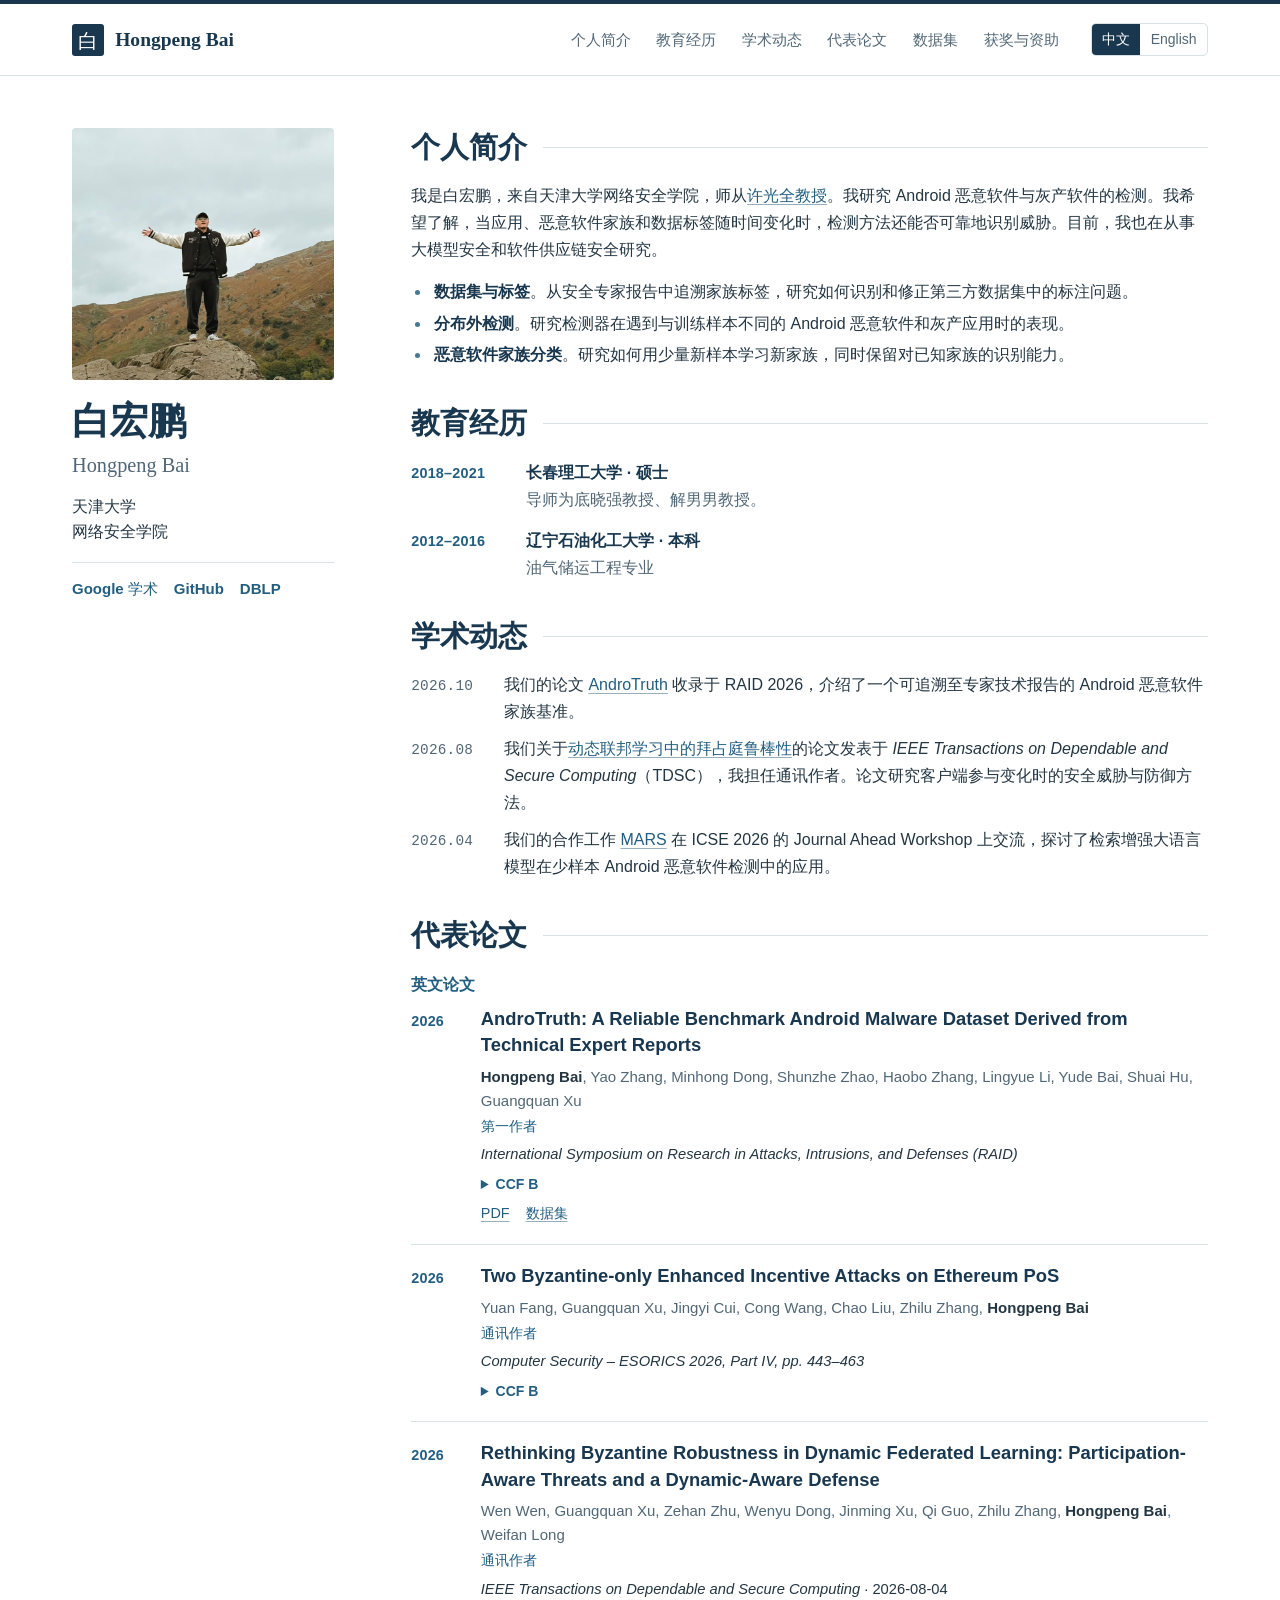
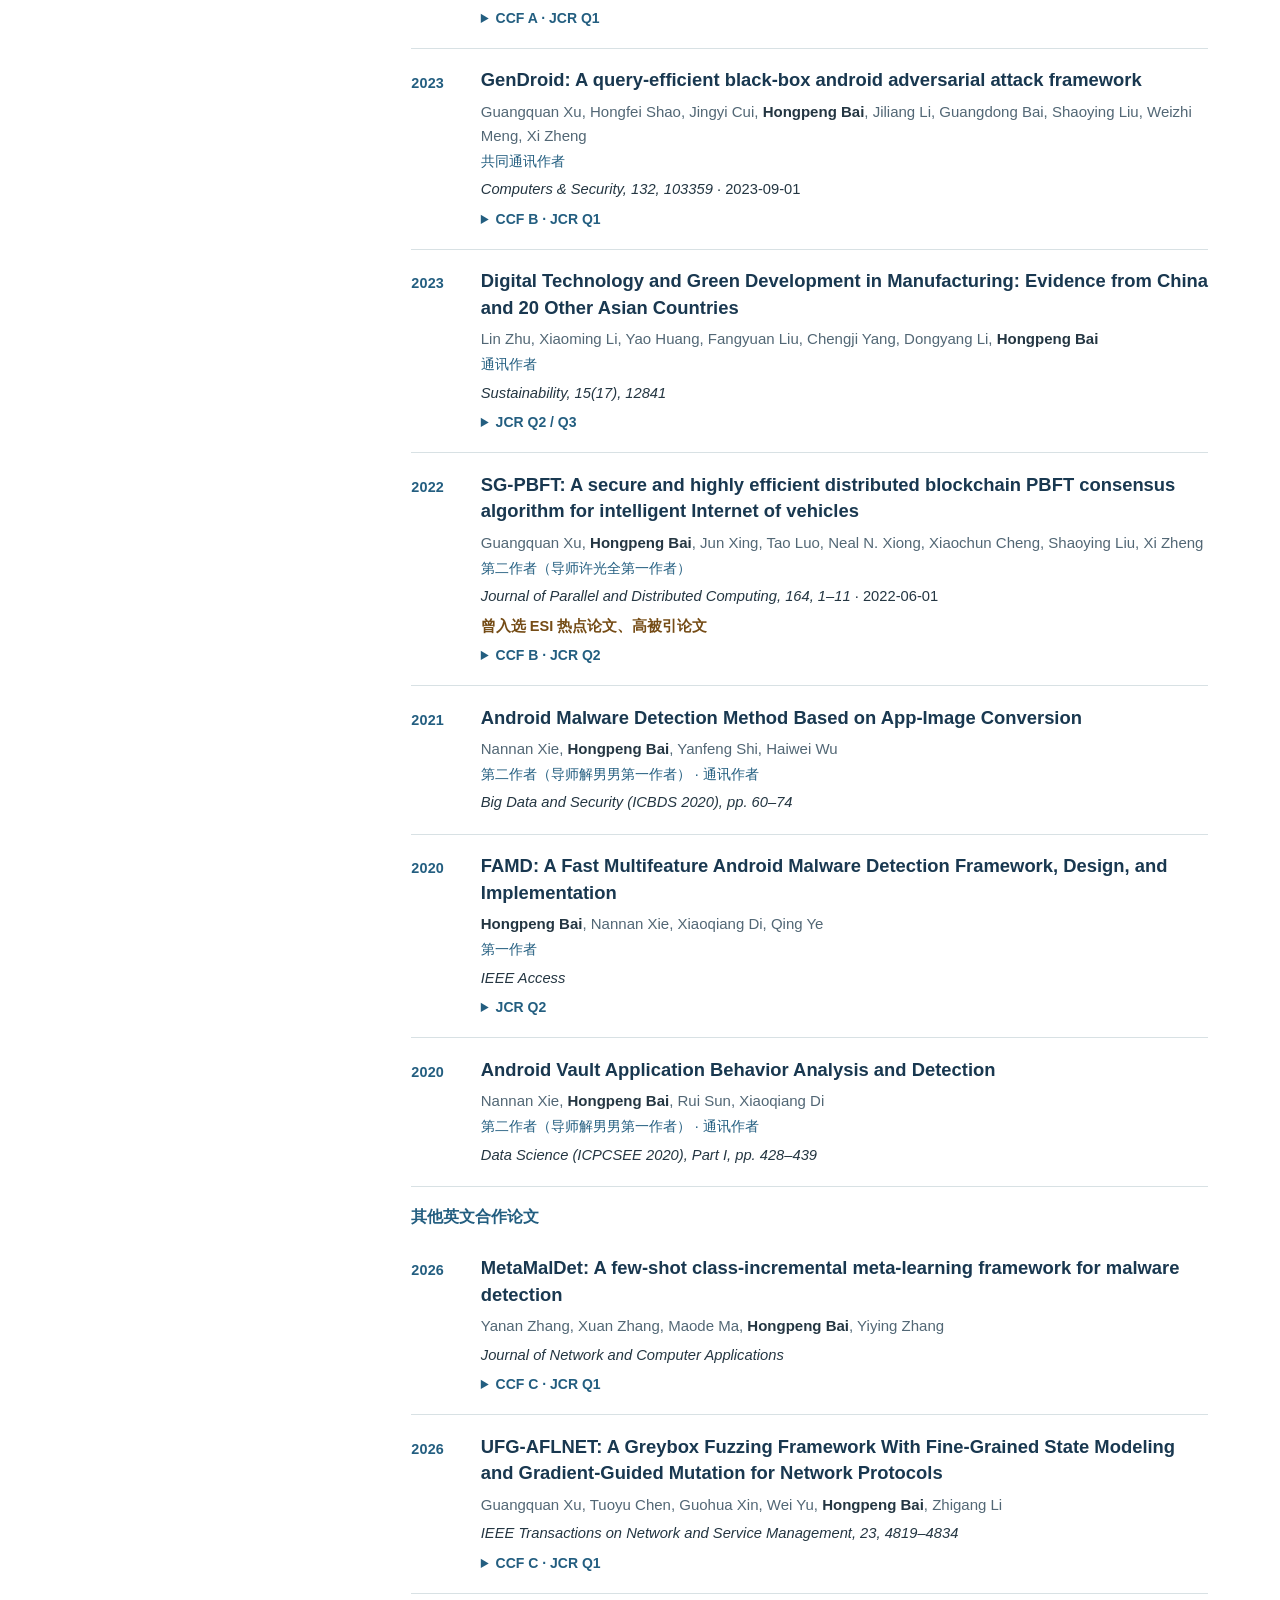
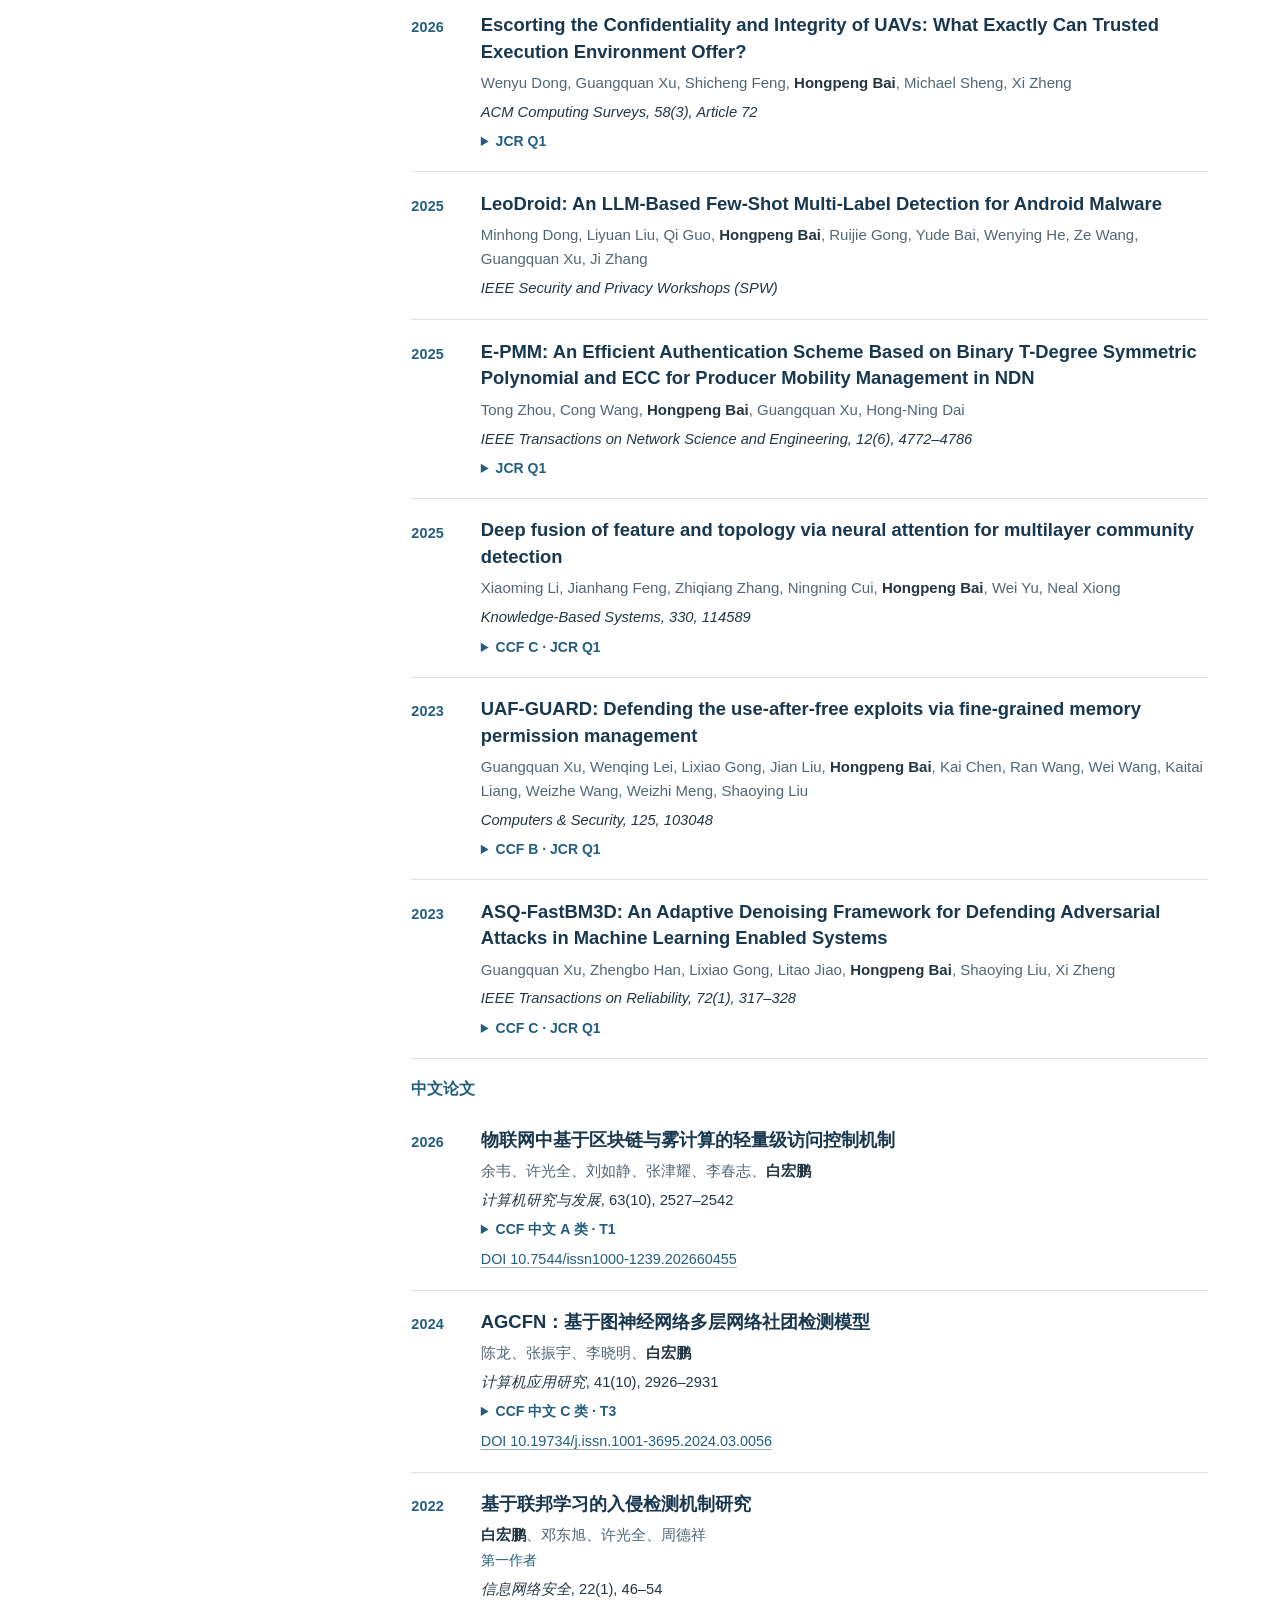
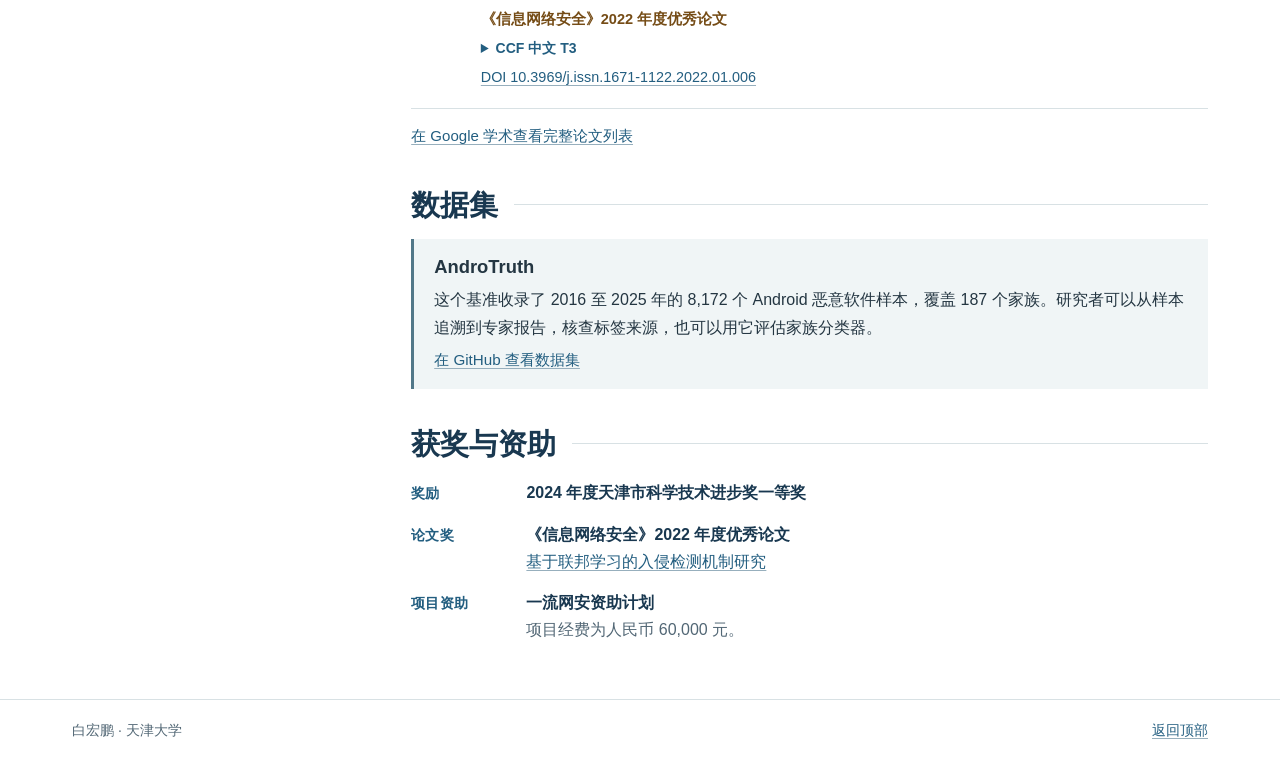
<file: index.html>
<!doctype html>
<html lang="zh-CN">
<head>
  <meta charset="utf-8">
  <meta name="viewport" content="width=device-width, initial-scale=1">
  <meta name="description" content="白宏鹏的学术主页。研究方向包括 Android 恶意软件与灰产软件检测、数据集标签可靠性、恶意软件家族增量学习、大模型安全和软件供应链安全。">
  <meta name="theme-color" content="#193850">
  <title>白宏鹏 · 天津大学网络安全学院</title>
  <link rel="stylesheet" href="assets/site.css">
  <link rel="alternate" hreflang="zh-CN" href="index.html">
  <link rel="alternate" hreflang="en" href="en.html">
</head>
<body id="top">
  <a class="skip" href="#main">跳至正文</a>
  <header class="mast"><div class="shell mast-inner">
    <a class="brand" href="#top"><span class="seal" aria-hidden="true">白</span>Hongpeng Bai</a>
    <nav class="nav" aria-label="页面导航"><a href="#about">个人简介</a>
<a href="#education">教育经历</a>
<a href="#news">学术动态</a>
<a href="#publications">代表论文</a>
<a href="#data">数据集</a>
<a href="#honors">获奖与资助</a></nav>
    <nav class="language" aria-label="页面语言"><a href="index.html" lang="zh-CN" hreflang="zh-CN" aria-current="page">中文</a>
<a href="en.html" lang="en" hreflang="en">English</a></nav>
  </div></header>

  <div class="shell layout">
    <aside class="profile" aria-label="个人信息">
      <div class="portrait-frame">
        <span aria-hidden="true">白</span>
        <img class="portrait" onerror="this.hidden=true" src="img_20261011_135507.jpeg" alt="白宏鹏在山间岩石上张开双臂" width="1536" height="2048">
      </div>
      <div class="identity">
        <h1>白宏鹏</h1>
        <p class="second-name" lang="en">Hongpeng Bai</p>
        <p class="affiliation"><a href="https://cse.tju.edu.cn/">天津大学<br>网络安全学院</a></p>
      </div>
      <div class="profiles"><a href="https://scholar.google.com/citations?user=27cVNgoAAAAJ">Google 学术</a><a href="https://github.com/bhpiamnothing">GitHub</a><a href="https://dblp.org/pid/274/6705.html">DBLP</a></div>
    </aside>

    <main id="main">
      <section class="intro" id="about">
        <h2>个人简介</h2>
        <p>我是白宏鹏，来自天津大学网络安全学院，师从<a href="https://cse.tju.edu.cn/faculty/xuguangquan/index.html">许光全教授</a>。我研究 Android 恶意软件与灰产软件的检测。我希望了解，当应用、恶意软件家族和数据标签随时间变化时，检测方法还能否可靠地识别威胁。目前，我也在从事大模型安全和软件供应链安全研究。</p>
        <ul class="focus"><li><strong>数据集与标签</strong>。从安全专家报告中追溯家族标签，研究如何识别和修正第三方数据集中的标注问题。</li>
<li><strong>分布外检测</strong>。研究检测器在遇到与训练样本不同的 Android 恶意软件和灰产应用时的表现。</li>
<li><strong>恶意软件家族分类</strong>。研究如何用少量新样本学习新家族，同时保留对已知家族的识别能力。</li></ul>
      </section>
      <section id="education">
        <h2>教育经历</h2>
        <ul class="history">
          <li><span class="year">2018–2021</span><div>
            <strong>长春理工大学 · 硕士</strong>
            <p>导师为底晓强教授、解男男教授。</p>
          </div></li>
          <li><span class="year">2012–2016</span><div>
            <strong>辽宁石油化工大学 · 本科</strong>
            <p>油气储运工程专业</p>
          </div></li>
        </ul>
      </section>
      <section id="news">
        <h2>学术动态</h2>
        <ul class="news"><li><time datetime="2026-10">2026.10</time><span>我们的论文 <a href="https://doi.org/10.1007/978-3-032-42936-0_2">AndroTruth</a> 收录于 RAID 2026，介绍了一个可追溯至专家技术报告的 Android 恶意软件家族基准。</span></li>
<li><time datetime="2026-08">2026.08</time><span>我们关于<a href="https://doi.org/10.1109/TDSC.2026.3720267">动态联邦学习中的拜占庭鲁棒性</a>的论文发表于 <i>IEEE Transactions on Dependable and Secure Computing</i>（TDSC），我担任通讯作者。论文研究客户端参与变化时的安全威胁与防御方法。</span></li>
<li><time datetime="2026-04">2026.04</time><span>我们的合作工作 <a href="https://conf.researchr.org/details/icse-2026/jaws-2026-papers/39/MARS-Few-Shot-Android-Malware-Detection-with-RAG-Enhanced-LLMs">MARS</a> 在 ICSE 2026 的 Journal Ahead Workshop 上交流，探讨了检索增强大语言模型在少样本 Android 恶意软件检测中的应用。</span></li></ul>
      </section>
      <section id="publications">
        <h2>代表论文</h2>
        <h3 class="pub-group">英文论文</h3>
        
      <article class="publication">
        <span class="year">2026</span>
        <div>
          <h4 lang="en"><a href="https://doi.org/10.1007/978-3-032-42936-0_2">AndroTruth: A Reliable Benchmark Android Malware Dataset Derived from Technical Expert Reports</a></h4>
          <p class="authors" lang="en"><strong>Hongpeng Bai</strong>, Yao Zhang, Minhong Dong, Shunzhe Zhao, Haobo Zhang, Lingyue Li, Yude Bai, Shuai Hu, Guangquan Xu</p><p class="author-role">第一作者</p>
          <p class="venue" lang="en"><i>International Symposium on Research in Attacks, Intrusions, and Defenses (RAID)</i></p>
          <details class="venue-rank"><summary>CCF B</summary><ul><li><a href="https://www.ccf.org.cn/Academic_Evaluation/By_category/2026-03-31/870181.shtml">CCF 国际目录（第七版）</a> — B 类</li></ul></details><div class="paper-links"><a href="https://arxiv.org/pdf/2510.16835">PDF</a><a href="https://github.com/bhpiamnothing/AndroTruth-Dataset">数据集</a></div>
        </div>
      </article>
      <article class="publication">
        <span class="year">2026</span>
        <div>
          <h4 lang="en"><a href="https://doi.org/10.1007/978-3-032-38708-0_22">Two Byzantine-only Enhanced Incentive Attacks on Ethereum PoS</a></h4>
          <p class="authors" lang="en">Yuan Fang, Guangquan Xu, Jingyi Cui, Cong Wang, Chao Liu, Zhilu Zhang, <strong>Hongpeng Bai</strong></p><p class="author-role">通讯作者</p>
          <p class="venue" lang="en"><i>Computer Security – ESORICS 2026, Part IV, pp. 443–463</i></p>
          <details class="venue-rank"><summary>CCF B</summary><ul><li><a href="https://www.ccf.org.cn/Academic_Evaluation/By_category/2026-03-31/870181.shtml">CCF 国际目录（第七版）</a> — B 类</li></ul></details>
        </div>
      </article>
      <article class="publication">
        <span class="year">2026</span>
        <div>
          <h4 lang="en"><a href="https://doi.org/10.1109/TDSC.2026.3720267">Rethinking Byzantine Robustness in Dynamic Federated Learning: Participation-Aware Threats and a Dynamic-Aware Defense</a></h4>
          <p class="authors" lang="en">Wen Wen, Guangquan Xu, Zehan Zhu, Wenyu Dong, Jinming Xu, Qi Guo, Zhilu Zhang, <strong>Hongpeng Bai</strong>, Weifan Long</p><p class="author-role">通讯作者</p>
          <p class="venue" lang="en"><i>IEEE Transactions on Dependable and Secure Computing</i> · <time datetime="2026-08-04">2026-08-04</time></p>
          <details class="venue-rank"><summary>CCF A · JCR Q1</summary><ul><li><a href="https://www.ccf.org.cn/Academic_Evaluation/By_category/2026-03-31/870181.shtml">CCF 国际目录（第七版）</a> — A 类</li><li><b>Q1</b> — 计算机科学：硬件与体系结构、计算机科学：信息系统、计算机科学：软件工程</li><li><a href="https://www.sci365.cn/journals/ieee-transactions-on-dependable-and-secure-computing-15455971/">查看期刊 JIF 学科分区（2025 数据）</a></li></ul></details>
        </div>
      </article>
      <article class="publication">
        <span class="year">2023</span>
        <div>
          <h4 lang="en"><a href="https://doi.org/10.1016/j.cose.2023.103359">GenDroid: A query-efficient black-box android adversarial attack framework</a></h4>
          <p class="authors" lang="en">Guangquan Xu, Hongfei Shao, Jingyi Cui, <strong>Hongpeng Bai</strong>, Jiliang Li, Guangdong Bai, Shaoying Liu, Weizhi Meng, Xi Zheng</p><p class="author-role">共同通讯作者</p>
          <p class="venue" lang="en"><i>Computers &amp; Security, 132, 103359</i> · <time datetime="2023-09-01">2023-09-01</time></p>
          <details class="venue-rank"><summary>CCF B · JCR Q1</summary><ul><li><a href="https://www.ccf.org.cn/Academic_Evaluation/By_category/2026-03-31/870181.shtml">CCF 国际目录（第七版）</a> — B 类</li><li><b>Q1</b> — 计算机科学：信息系统</li><li><a href="https://www.sci365.cn/journals/computers-security-01674048/">查看期刊 JIF 学科分区（2025 数据）</a></li></ul></details>
        </div>
      </article>
      <article class="publication">
        <span class="year">2023</span>
        <div>
          <h4 lang="en"><a href="https://doi.org/10.3390/su151712841">Digital Technology and Green Development in Manufacturing: Evidence from China and 20 Other Asian Countries</a></h4>
          <p class="authors" lang="en">Lin Zhu, Xiaoming Li, Yao Huang, Fangyuan Liu, Chengji Yang, Dongyang Li, <strong>Hongpeng Bai</strong></p><p class="author-role">通讯作者</p>
          <p class="venue" lang="en"><i>Sustainability, 15(17), 12841</i></p>
          <details class="venue-rank"><summary>JCR Q2 / Q3</summary><ul><li><b>Q2</b> — 环境科学、环境研究</li><li><b>Q3</b> — 绿色与可持续科学技术</li><li><a href="https://www.mdpi.com/journal/sustainability/stats">查看期刊 JIF 学科分区（2025 数据）</a></li></ul></details>
        </div>
      </article>
      <article class="publication">
        <span class="year">2022</span>
        <div>
          <h4 lang="en"><a href="https://doi.org/10.1016/j.jpdc.2022.01.029">SG-PBFT: A secure and highly efficient distributed blockchain PBFT consensus algorithm for intelligent Internet of vehicles</a></h4>
          <p class="authors" lang="en">Guangquan Xu, <strong>Hongpeng Bai</strong>, Jun Xing, Tao Luo, Neal N. Xiong, Xiaochun Cheng, Shaoying Liu, Xi Zheng</p><p class="author-role">第二作者（导师许光全第一作者）</p>
          <p class="venue" lang="en"><i>Journal of Parallel and Distributed Computing, 164, 1–11</i> · <time datetime="2022-06-01">2022-06-01</time></p><p class="recognition">曾入选 ESI 热点论文、高被引论文</p>
          <details class="venue-rank"><summary>CCF B · JCR Q2</summary><ul><li><a href="https://www.ccf.org.cn/Academic_Evaluation/By_category/2026-03-31/870181.shtml">CCF 国际目录（第七版）</a> — B 类</li><li><b>Q2</b> — 计算机科学：理论与方法</li><li><a href="https://akaturk.com/journals/25621?lang=en">查看期刊 JIF 学科分区（2025 数据）</a></li></ul></details>
        </div>
      </article>
      <article class="publication">
        <span class="year">2021</span>
        <div>
          <h4 lang="en"><a href="https://doi.org/10.1007/978-981-16-3150-4_6">Android Malware Detection Method Based on App-Image Conversion</a></h4>
          <p class="authors" lang="en">Nannan Xie, <strong>Hongpeng Bai</strong>, Yanfeng Shi, Haiwei Wu</p><p class="author-role">第二作者（导师解男男第一作者） · 通讯作者</p>
          <p class="venue" lang="en"><i>Big Data and Security (ICBDS 2020), pp. 60–74</i></p>
          
        </div>
      </article>
      <article class="publication">
        <span class="year">2020</span>
        <div>
          <h4 lang="en"><a href="https://doi.org/10.1109/ACCESS.2020.3033026">FAMD: A Fast Multifeature Android Malware Detection Framework, Design, and Implementation</a></h4>
          <p class="authors" lang="en"><strong>Hongpeng Bai</strong>, Nannan Xie, Xiaoqiang Di, Qing Ye</p><p class="author-role">第一作者</p>
          <p class="venue" lang="en"><i>IEEE Access</i></p>
          <details class="venue-rank"><summary>JCR Q2</summary><ul><li><b>Q2</b> — 计算机科学：信息系统、电气与电子工程、电信</li><li><a href="https://www.sci365.cn/journals/ieee-access-21693536/">查看期刊 JIF 学科分区（2025 数据）</a></li></ul></details>
        </div>
      </article>
      <article class="publication">
        <span class="year">2020</span>
        <div>
          <h4 lang="en"><a href="https://doi.org/10.1007/978-981-15-7981-3_31">Android Vault Application Behavior Analysis and Detection</a></h4>
          <p class="authors" lang="en">Nannan Xie, <strong>Hongpeng Bai</strong>, Rui Sun, Xiaoqiang Di</p><p class="author-role">第二作者（导师解男男第一作者） · 通讯作者</p>
          <p class="venue" lang="en"><i>Data Science (ICPCSEE 2020), Part I, pp. 428–439</i></p>
          
        </div>
      </article>
        <h3 class="pub-group">其他英文合作论文</h3>
        
      <article class="publication">
        <span class="year">2026</span>
        <div>
          <h4 lang="en"><a href="https://doi.org/10.1016/j.jnca.2026.104579">MetaMalDet: A few-shot class-incremental meta-learning framework for malware detection</a></h4>
          <p class="authors" lang="en">Yanan Zhang, Xuan Zhang, Maode Ma, <strong>Hongpeng Bai</strong>, Yiying Zhang</p>
          <p class="venue" lang="en"><i>Journal of Network and Computer Applications</i></p>
          <details class="venue-rank"><summary>CCF C · JCR Q1</summary><ul><li><a href="https://www.ccf.org.cn/Academic_Evaluation/By_category/2026-03-31/870181.shtml">CCF 国际目录（第七版）</a> — C 类</li><li><b>Q1</b> — 计算机科学：硬件与体系结构、计算机科学：跨学科应用、计算机科学：软件工程</li><li><a href="https://dizin.docent.com.tr/en/dergiler/10848045">查看期刊 JIF 学科分区（2025 数据）</a></li></ul></details>
        </div>
      </article>
      <article class="publication">
        <span class="year">2026</span>
        <div>
          <h4 lang="en"><a href="https://doi.org/10.1109/TNSM.2026.3695923">UFG-AFLNET: A Greybox Fuzzing Framework With Fine-Grained State Modeling and Gradient-Guided Mutation for Network Protocols</a></h4>
          <p class="authors" lang="en">Guangquan Xu, Tuoyu Chen, Guohua Xin, Wei Yu, <strong>Hongpeng Bai</strong>, Zhigang Li</p>
          <p class="venue" lang="en"><i>IEEE Transactions on Network and Service Management, 23, 4819–4834</i></p>
          <details class="venue-rank"><summary>CCF C · JCR Q1</summary><ul><li><a href="https://www.ccf.org.cn/Academic_Evaluation/By_category/2026-03-31/870181.shtml">CCF 国际目录（第七版）</a> — C 类</li><li><b>Q1</b> — 计算机科学：信息系统</li><li><a href="https://www.sci365.cn/journals/ieee-transactions-on-network-and-service-management-19324537/">查看期刊 JIF 学科分区（2025 数据）</a></li></ul></details>
        </div>
      </article>
      <article class="publication">
        <span class="year">2026</span>
        <div>
          <h4 lang="en"><a href="https://doi.org/10.1145/3763788">Escorting the Confidentiality and Integrity of UAVs: What Exactly Can Trusted Execution Environment Offer?</a></h4>
          <p class="authors" lang="en">Wenyu Dong, Guangquan Xu, Shicheng Feng, <strong>Hongpeng Bai</strong>, Michael Sheng, Xi Zheng</p>
          <p class="venue" lang="en"><i>ACM Computing Surveys, 58(3), Article 72</i></p>
          <details class="venue-rank"><summary>JCR Q1</summary><ul><li><b>Q1</b> — 计算机科学：理论与方法</li><li><a href="https://www.sci365.cn/journals/acm-computing-surveys-03600300/">查看期刊 JIF 学科分区（2025 数据）</a></li></ul></details>
        </div>
      </article>
      <article class="publication">
        <span class="year">2025</span>
        <div>
          <h4 lang="en"><a href="https://doi.org/10.1109/SPW67851.2025.00042">LeoDroid: An LLM-Based Few-Shot Multi-Label Detection for Android Malware</a></h4>
          <p class="authors" lang="en">Minhong Dong, Liyuan Liu, Qi Guo, <strong>Hongpeng Bai</strong>, Ruijie Gong, Yude Bai, Wenying He, Ze Wang, Guangquan Xu, Ji Zhang</p>
          <p class="venue" lang="en"><i>IEEE Security and Privacy Workshops (SPW)</i></p>
          
        </div>
      </article>
      <article class="publication">
        <span class="year">2025</span>
        <div>
          <h4 lang="en"><a href="https://doi.org/10.1109/TNSE.2025.3575780">E-PMM: An Efficient Authentication Scheme Based on Binary T-Degree Symmetric Polynomial and ECC for Producer Mobility Management in NDN</a></h4>
          <p class="authors" lang="en">Tong Zhou, Cong Wang, <strong>Hongpeng Bai</strong>, Guangquan Xu, Hong-Ning Dai</p>
          <p class="venue" lang="en"><i>IEEE Transactions on Network Science and Engineering, 12(6), 4772–4786</i></p>
          <details class="venue-rank"><summary>JCR Q1</summary><ul><li><b>Q1</b> — 工程：综合、数学：跨学科应用</li><li><a href="https://www.sci365.cn/journals/ieee-transactions-on-network-science-and-engineering-23274697/">查看期刊 JIF 学科分区（2025 数据）</a></li></ul></details>
        </div>
      </article>
      <article class="publication">
        <span class="year">2025</span>
        <div>
          <h4 lang="en"><a href="https://doi.org/10.1016/j.knosys.2025.114589">Deep fusion of feature and topology via neural attention for multilayer community detection</a></h4>
          <p class="authors" lang="en">Xiaoming Li, Jianhang Feng, Zhiqiang Zhang, Ningning Cui, <strong>Hongpeng Bai</strong>, Wei Yu, Neal Xiong</p>
          <p class="venue" lang="en"><i>Knowledge-Based Systems, 330, 114589</i></p>
          <details class="venue-rank"><summary>CCF C · JCR Q1</summary><ul><li><a href="https://www.ccf.org.cn/Academic_Evaluation/By_category/2026-03-31/870181.shtml">CCF 国际目录（第七版）</a> — C 类</li><li><b>Q1</b> — 计算机科学：人工智能</li><li><a href="https://www.sci365.cn/journals/knowledge-based-systems-09507051/">查看期刊 JIF 学科分区（2025 数据）</a></li></ul></details>
        </div>
      </article>
      <article class="publication">
        <span class="year">2023</span>
        <div>
          <h4 lang="en"><a href="https://doi.org/10.1016/j.cose.2022.103048">UAF-GUARD: Defending the use-after-free exploits via fine-grained memory permission management</a></h4>
          <p class="authors" lang="en">Guangquan Xu, Wenqing Lei, Lixiao Gong, Jian Liu, <strong>Hongpeng Bai</strong>, Kai Chen, Ran Wang, Wei Wang, Kaitai Liang, Weizhe Wang, Weizhi Meng, Shaoying Liu</p>
          <p class="venue" lang="en"><i>Computers &amp; Security, 125, 103048</i></p>
          <details class="venue-rank"><summary>CCF B · JCR Q1</summary><ul><li><a href="https://www.ccf.org.cn/Academic_Evaluation/By_category/2026-03-31/870181.shtml">CCF 国际目录（第七版）</a> — B 类</li><li><b>Q1</b> — 计算机科学：信息系统</li><li><a href="https://www.sci365.cn/journals/computers-security-01674048/">查看期刊 JIF 学科分区（2025 数据）</a></li></ul></details>
        </div>
      </article>
      <article class="publication">
        <span class="year">2023</span>
        <div>
          <h4 lang="en"><a href="https://doi.org/10.1109/TR.2022.3171420">ASQ-FastBM3D: An Adaptive Denoising Framework for Defending Adversarial Attacks in Machine Learning Enabled Systems</a></h4>
          <p class="authors" lang="en">Guangquan Xu, Zhengbo Han, Lixiao Gong, Litao Jiao, <strong>Hongpeng Bai</strong>, Shaoying Liu, Xi Zheng</p>
          <p class="venue" lang="en"><i>IEEE Transactions on Reliability, 72(1), 317–328</i></p>
          <details class="venue-rank"><summary>CCF C · JCR Q1</summary><ul><li><a href="https://www.ccf.org.cn/Academic_Evaluation/By_category/2026-03-31/870181.shtml">CCF 国际目录（第七版）</a> — C 类</li><li><b>Q1</b> — 计算机科学：硬件与体系结构、计算机科学：软件工程、电气与电子工程</li><li><a href="https://www.impaq.top/en/journals/ieee-transactions-on-reliability">查看期刊 JIF 学科分区（2025 数据）</a></li></ul></details>
        </div>
      </article>
        <h3 class="pub-group">中文论文</h3>
        
        <article class="publication">
          <span class="year">2026</span>
          <div>
            <h4><a href="https://doi.org/10.7544/issn1000-1239.202660455">物联网中基于区块链与雾计算的轻量级访问控制机制</a></h4>
            <p class="authors">余韦、许光全、刘如静、张津耀、李春志、<strong>白宏鹏</strong></p>
            <p class="venue"><i>计算机研究与发展</i>, 63(10), 2527–2542</p>
            <details class="venue-rank"><summary>CCF 中文 A 类 · T1</summary><ul><li><a href="https://ccsp.ccf.org.cn/c/2019-07-31/667609.shtml">CCF 中文期刊目录（2019）</a> — A 类</li><li><a href="https://www.ccf.org.cn/ccftjgjxskwml/">CCF 高质量科技期刊目录（2025）</a> — T1</li></ul></details>
            <p class="paper-links"><a href="https://doi.org/10.7544/issn1000-1239.202660455">DOI 10.7544/issn1000-1239.202660455</a></p>
          </div>
        </article>
        <article class="publication">
          <span class="year">2024</span>
          <div>
            <h4><a href="https://doi.org/10.19734/j.issn.1001-3695.2024.03.0056">AGCFN：基于图神经网络多层网络社团检测模型</a></h4>
            <p class="authors">陈龙、张振宇、李晓明、<strong>白宏鹏</strong></p>
            <p class="venue"><i>计算机应用研究</i>, 41(10), 2926–2931</p>
            <details class="venue-rank"><summary>CCF 中文 C 类 · T3</summary><ul><li><a href="https://ccsp.ccf.org.cn/c/2019-07-31/667609.shtml">CCF 中文期刊目录（2019）</a> — C 类</li><li><a href="https://www.ccf.org.cn/ccftjgjxskwml/">CCF 高质量科技期刊目录（2025）</a> — T3</li></ul></details>
            <p class="paper-links"><a href="https://doi.org/10.19734/j.issn.1001-3695.2024.03.0056">DOI 10.19734/j.issn.1001-3695.2024.03.0056</a></p>
          </div>
        </article>
        <article class="publication">
          <span class="year">2022</span>
          <div>
            <h4><a href="https://doi.org/10.3969/j.issn.1671-1122.2022.01.006">基于联邦学习的入侵检测机制研究</a></h4>
            <p class="authors"><strong>白宏鹏</strong>、邓东旭、许光全、周德祥</p><p class="author-role">第一作者</p>
            <p class="venue"><i>信息网络安全</i>, 22(1), 46–54</p><p class="recognition">《信息网络安全》2022 年度优秀论文</p>
            <details class="venue-rank"><summary>CCF 中文 T3</summary><ul><li><a href="https://www.ccf.org.cn/ccftjgjxskwml/">CCF 高质量科技期刊目录（2025）</a> — T3</li></ul></details>
            <p class="paper-links"><a href="https://doi.org/10.3969/j.issn.1671-1122.2022.01.006">DOI 10.3969/j.issn.1671-1122.2022.01.006</a></p>
          </div>
        </article>
        <a class="all-papers" href="https://scholar.google.com/citations?user=27cVNgoAAAAJ">在 Google 学术查看完整论文列表</a>
      </section>
      <section id="data">
        <h2>数据集</h2>
        <div class="dataset">
          <h3 lang="en">AndroTruth</h3>
          <p>这个基准收录了 2016 至 2025 年的 8,172 个 Android 恶意软件样本，覆盖 187 个家族。研究者可以从样本追溯到专家报告，核查标签来源，也可以用它评估家族分类器。</p>
          <a href="https://github.com/bhpiamnothing/AndroTruth-Dataset">在 GitHub 查看数据集</a>
        </div>
      </section>
      <section id="honors">
        <h2>获奖与资助</h2>
        <ul class="history">
          <li><span class="year">奖励</span><div>
            <strong>2024 年度天津市科学技术进步奖一等奖</strong>
          </div></li>
          <li><span class="year">论文奖</span><div>
            <strong>《信息网络安全》2022 年度优秀论文</strong>
            <p><a href="https://doi.org/10.3969/j.issn.1671-1122.2022.01.006">基于联邦学习的入侵检测机制研究</a></p>
          </div></li>
          <li><span class="year">项目资助</span><div>
            <strong>一流网安资助计划 </strong>
            <p>项目经费为人民币 60,000 元。</p>
          </div></li>
        </ul>
      </section>
    </main>
  </div>
  <footer><div class="shell foot"><span>白宏鹏 · 天津大学</span><a href="#top">返回顶部</a></div></footer>
</body>
</html>
</file>
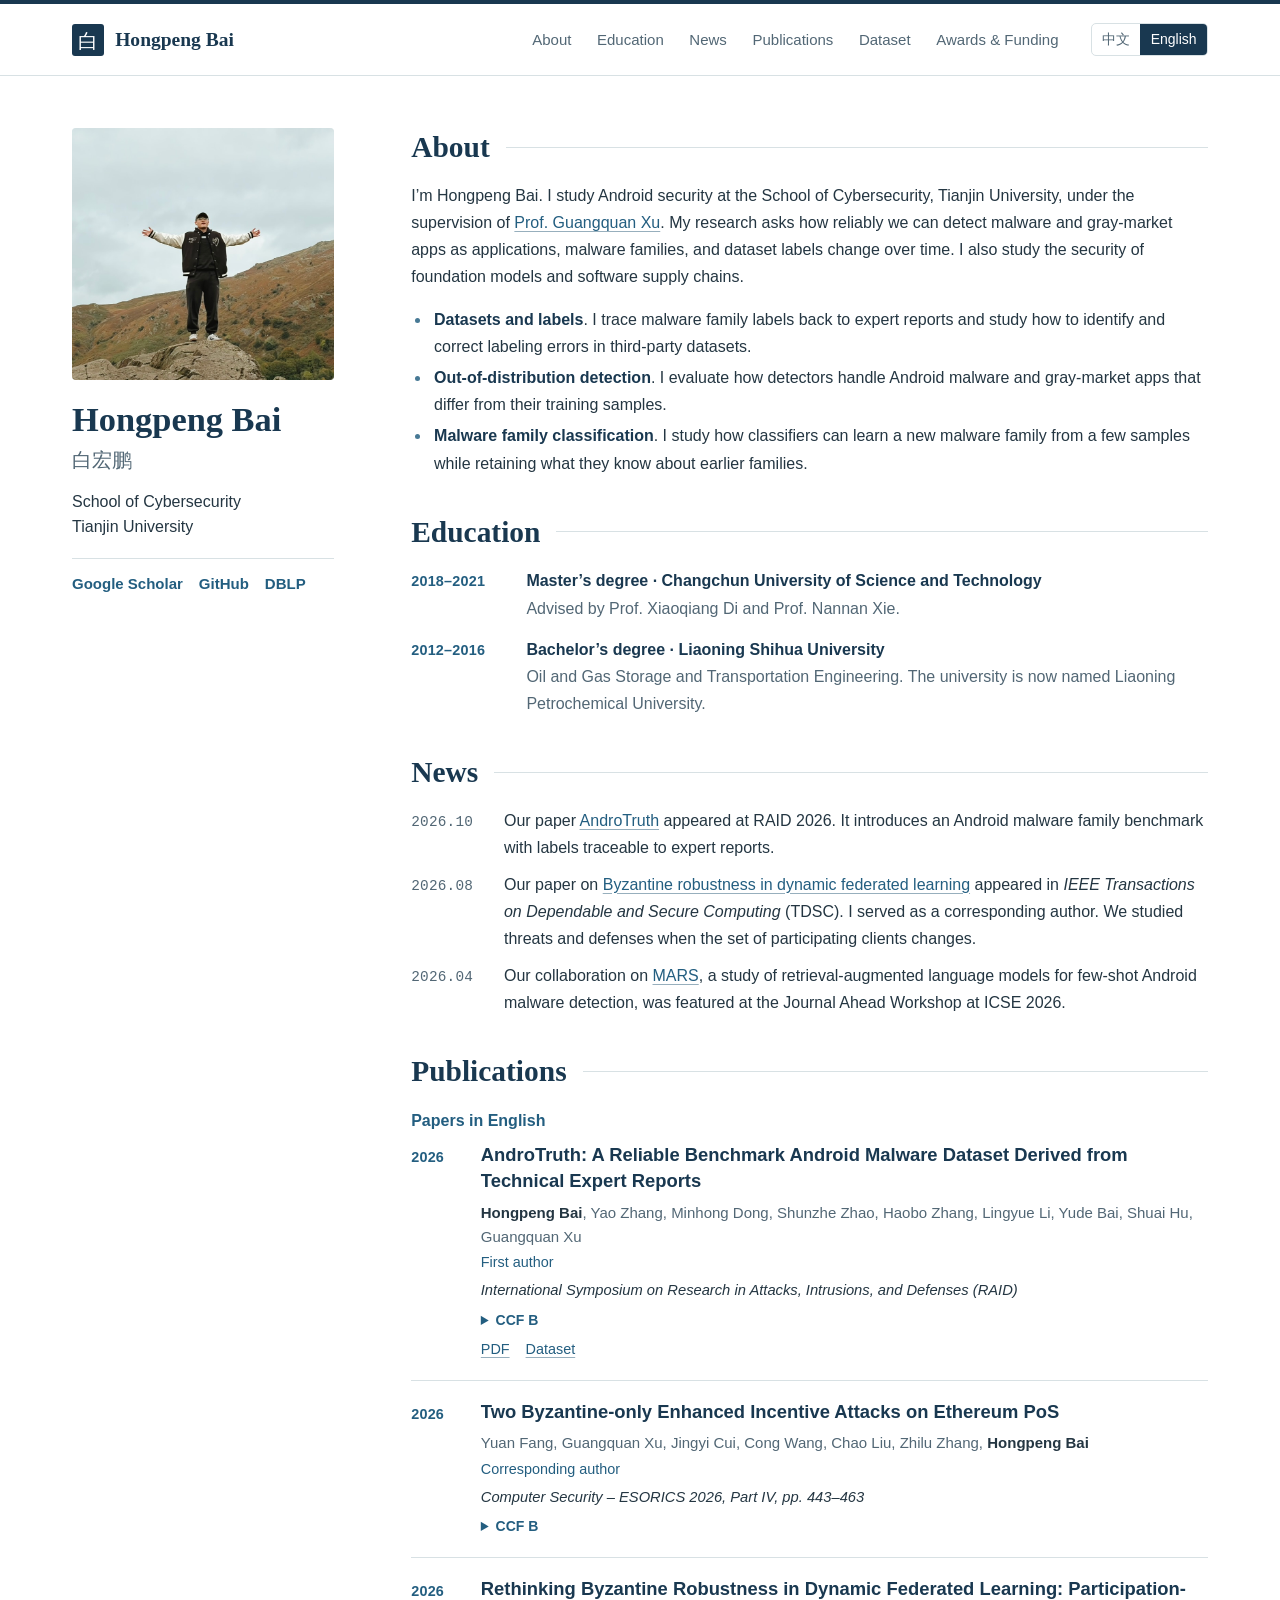
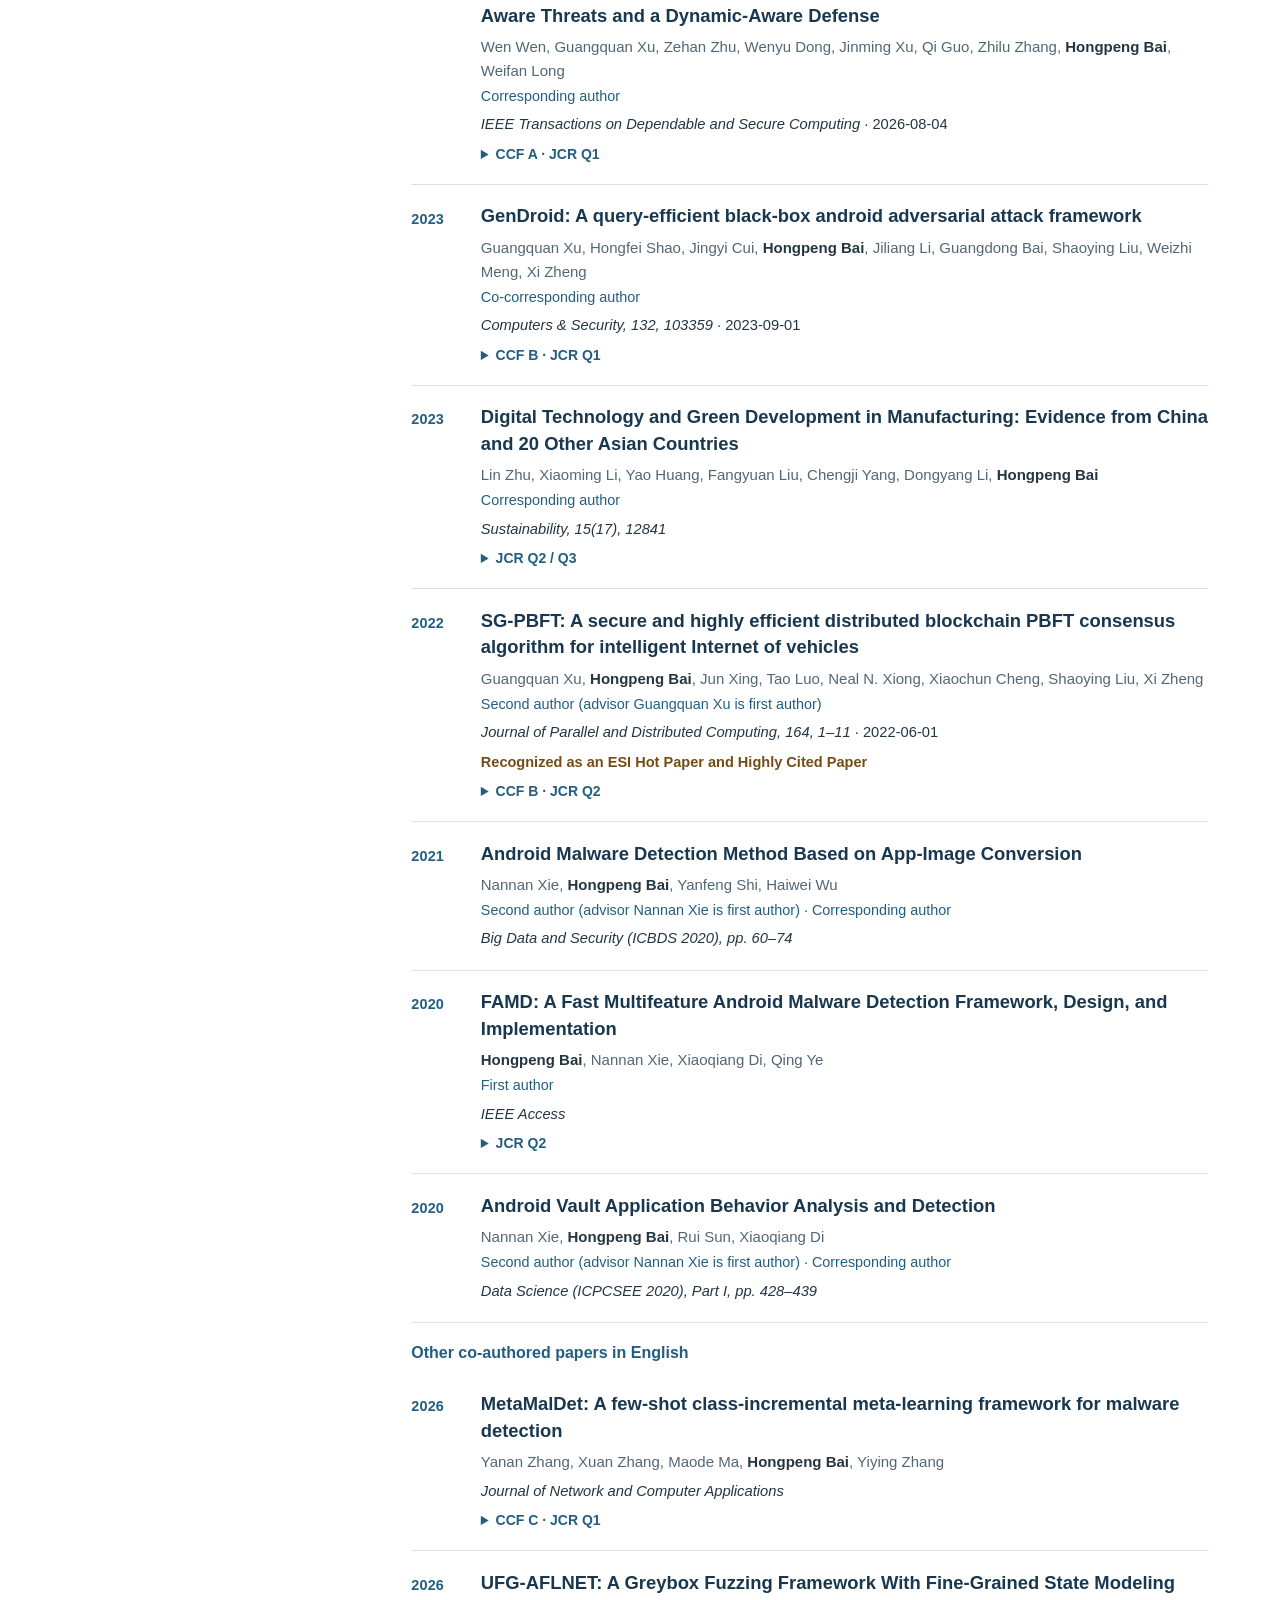
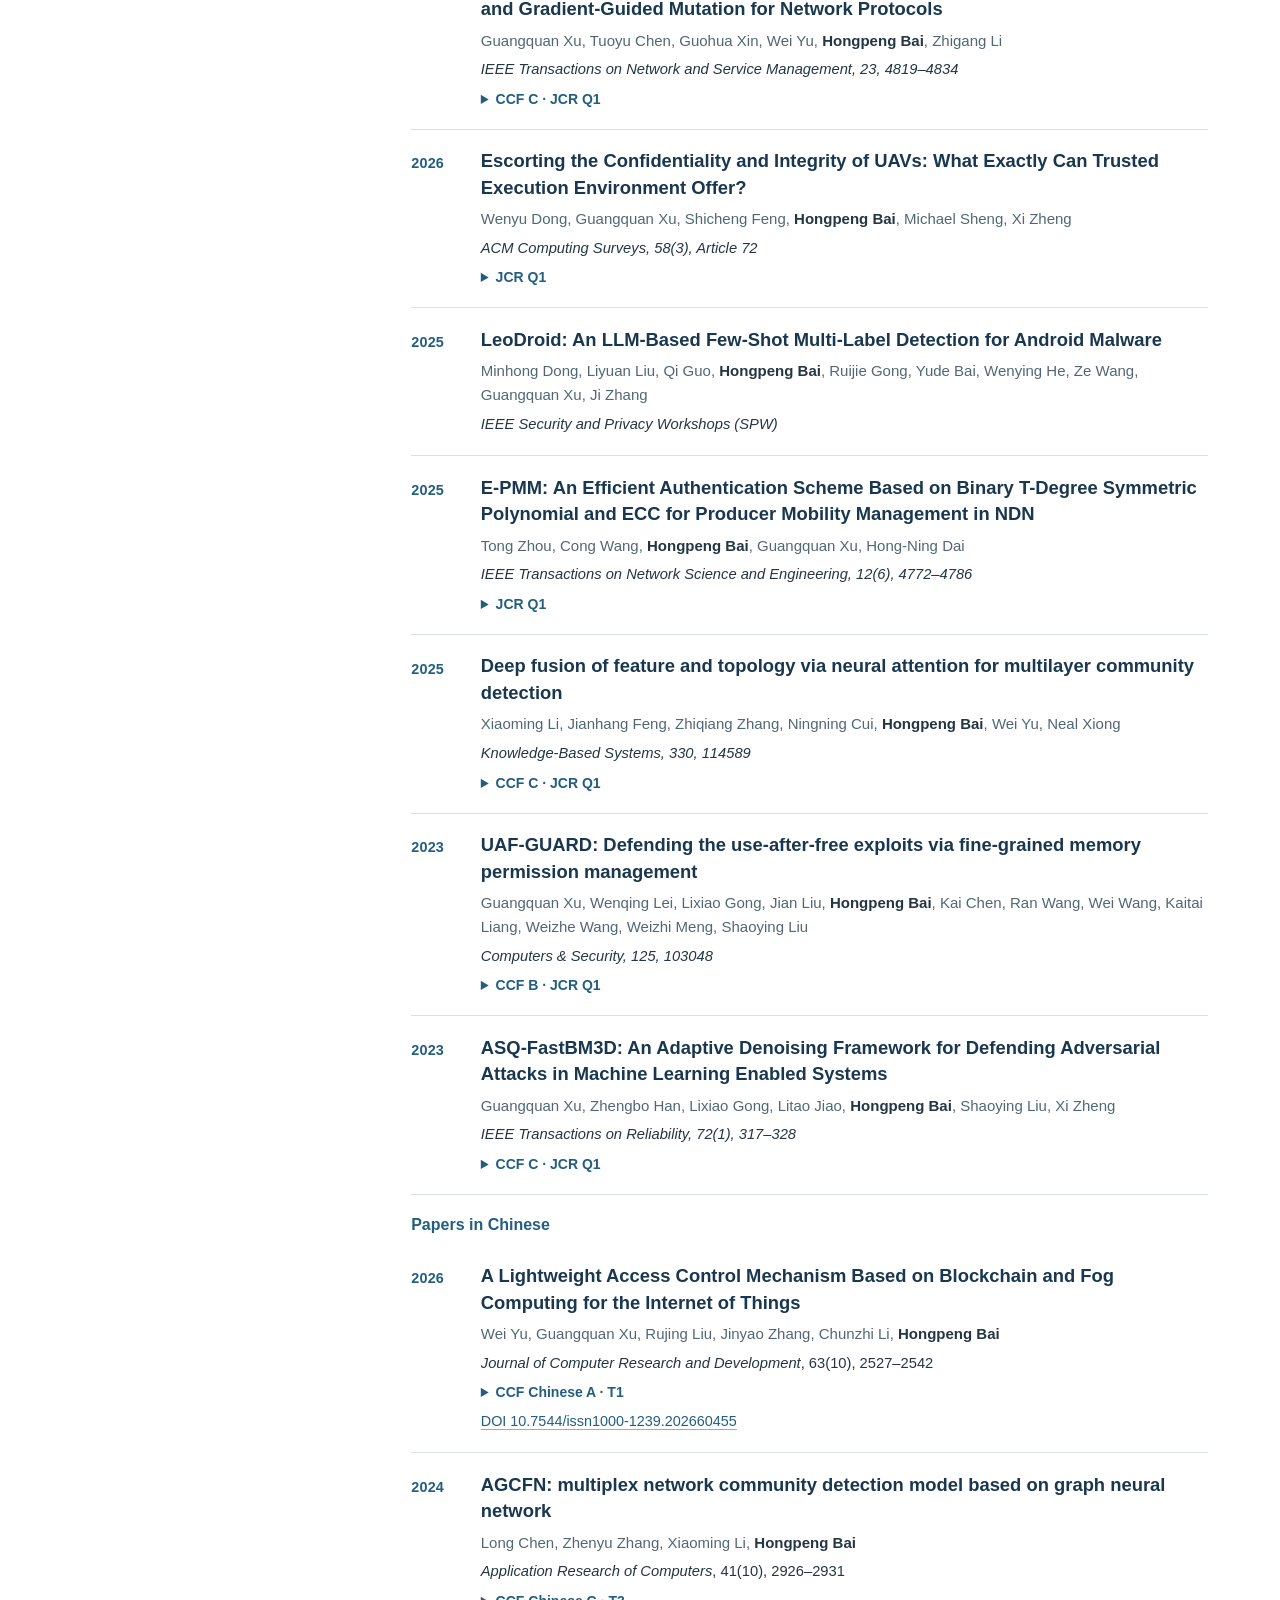
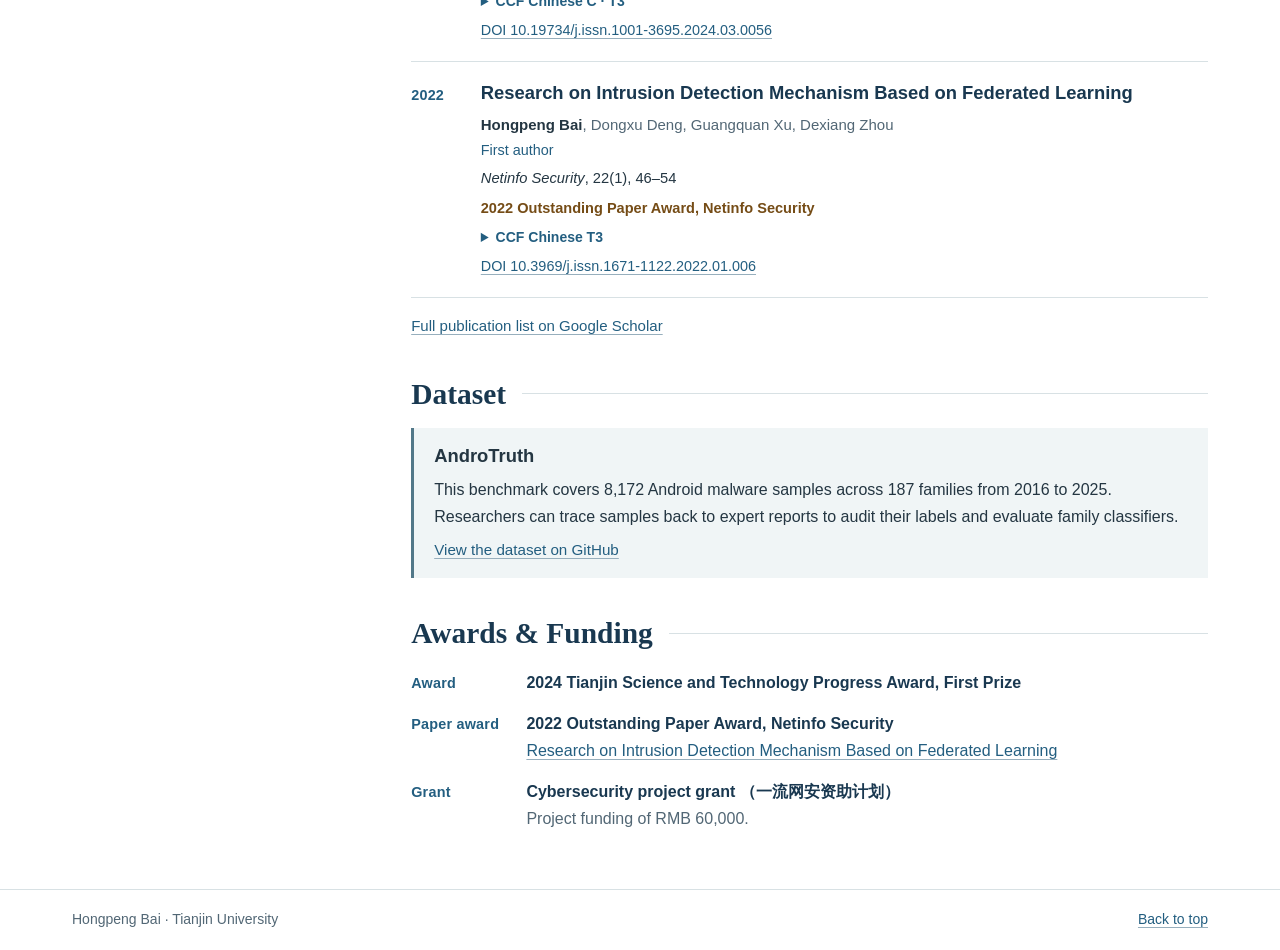
<file: en.html>
<!doctype html>
<html lang="en">
<head>
  <meta charset="utf-8">
  <meta name="viewport" content="width=device-width, initial-scale=1">
  <meta name="description" content="Hongpeng Bai’s academic homepage at Tianjin University. Research on Android malware, gray-market apps, dataset quality, incremental malware family classification, foundation model security and software supply chain security.">
  <meta name="theme-color" content="#193850">
  <title>Hongpeng Bai · School of Cybersecurity, Tianjin University</title>
  <link rel="stylesheet" href="assets/site.css">
  <link rel="alternate" hreflang="zh-CN" href="index.html">
  <link rel="alternate" hreflang="en" href="en.html">
</head>
<body id="top">
  <a class="skip" href="#main">Skip to content</a>
  <header class="mast"><div class="shell mast-inner">
    <a class="brand" href="#top"><span class="seal" aria-hidden="true">白</span>Hongpeng Bai</a>
    <nav class="nav" aria-label="Main navigation"><a href="#about">About</a>
<a href="#education">Education</a>
<a href="#news">News</a>
<a href="#publications">Publications</a>
<a href="#data">Dataset</a>
<a href="#honors">Awards &amp; Funding</a></nav>
    <nav class="language" aria-label="Page language"><a href="index.html" lang="zh-CN" hreflang="zh-CN">中文</a>
<a href="en.html" lang="en" hreflang="en" aria-current="page">English</a></nav>
  </div></header>

  <div class="shell layout">
    <aside class="profile" aria-label="Profile">
      <div class="portrait-frame">
        <span aria-hidden="true">白</span>
        <img class="portrait" onerror="this.hidden=true" src="img_20261011_135507.jpeg" alt="Hongpeng Bai standing on a rock with his arms outstretched in the mountains" width="1536" height="2048">
      </div>
      <div class="identity">
        <h1>Hongpeng Bai</h1>
        <p class="second-name" lang="zh-CN">白宏鹏</p>
        <p class="affiliation"><a href="https://cse.tju.edu.cn/">School of Cybersecurity<br>Tianjin University</a></p>
      </div>
      <div class="profiles"><a href="https://scholar.google.com/citations?user=27cVNgoAAAAJ">Google Scholar</a><a href="https://github.com/bhpiamnothing">GitHub</a><a href="https://dblp.org/pid/274/6705.html">DBLP</a></div>
    </aside>

    <main id="main">
      <section class="intro" id="about">
        <h2>About</h2>
        <p>I’m Hongpeng Bai. I study Android security at the School of Cybersecurity, Tianjin University, under the supervision of <a href="https://cse.tju.edu.cn/faculty/xuguangquan/index.html">Prof. Guangquan Xu</a>. My research asks how reliably we can detect malware and gray-market apps as applications, malware families, and dataset labels change over time. I also study the security of foundation models and software supply chains.</p>
        <ul class="focus"><li><strong>Datasets and labels</strong>. I trace malware family labels back to expert reports and study how to identify and correct labeling errors in third-party datasets.</li>
<li><strong>Out-of-distribution detection</strong>. I evaluate how detectors handle Android malware and gray-market apps that differ from their training samples.</li>
<li><strong>Malware family classification</strong>. I study how classifiers can learn a new malware family from a few samples while retaining what they know about earlier families.</li></ul>
      </section>
      <section id="education">
        <h2>Education</h2>
        <ul class="history">
          <li><span class="year">2018–2021</span><div>
            <strong>Master’s degree · Changchun University of Science and Technology</strong>
            <p>Advised by Prof. Xiaoqiang Di and Prof. Nannan Xie.</p>
          </div></li>
          <li><span class="year">2012–2016</span><div>
            <strong>Bachelor’s degree · Liaoning Shihua University</strong>
            <p>Oil and Gas Storage and Transportation Engineering. The university is now named Liaoning Petrochemical University.</p>
          </div></li>
        </ul>
      </section>
      <section id="news">
        <h2>News</h2>
        <ul class="news"><li><time datetime="2026-10">2026.10</time><span>Our paper <a href="https://doi.org/10.1007/978-3-032-42936-0_2">AndroTruth</a> appeared at RAID 2026. It introduces an Android malware family benchmark with labels traceable to expert reports.</span></li>
<li><time datetime="2026-08">2026.08</time><span>Our paper on <a href="https://doi.org/10.1109/TDSC.2026.3720267">Byzantine robustness in dynamic federated learning</a> appeared in <i>IEEE Transactions on Dependable and Secure Computing</i> (TDSC). I served as a corresponding author. We studied threats and defenses when the set of participating clients changes.</span></li>
<li><time datetime="2026-04">2026.04</time><span>Our collaboration on <a href="https://conf.researchr.org/details/icse-2026/jaws-2026-papers/39/MARS-Few-Shot-Android-Malware-Detection-with-RAG-Enhanced-LLMs">MARS</a>, a study of retrieval-augmented language models for few-shot Android malware detection, was featured at the Journal Ahead Workshop at ICSE 2026.</span></li></ul>
      </section>
      <section id="publications">
        <h2>Publications</h2>
        <h3 class="pub-group">Papers in English</h3>
        
      <article class="publication">
        <span class="year">2026</span>
        <div>
          <h4 lang="en"><a href="https://doi.org/10.1007/978-3-032-42936-0_2">AndroTruth: A Reliable Benchmark Android Malware Dataset Derived from Technical Expert Reports</a></h4>
          <p class="authors" lang="en"><strong>Hongpeng Bai</strong>, Yao Zhang, Minhong Dong, Shunzhe Zhao, Haobo Zhang, Lingyue Li, Yude Bai, Shuai Hu, Guangquan Xu</p><p class="author-role">First author</p>
          <p class="venue" lang="en"><i>International Symposium on Research in Attacks, Intrusions, and Defenses (RAID)</i></p>
          <details class="venue-rank"><summary>CCF B</summary><ul><li><a href="https://www.ccf.org.cn/Academic_Evaluation/By_category/2026-03-31/870181.shtml">CCF international directory (7th edition)</a> — Class B</li></ul></details><div class="paper-links"><a href="https://arxiv.org/pdf/2510.16835">PDF</a><a href="https://github.com/bhpiamnothing/AndroTruth-Dataset">Dataset</a></div>
        </div>
      </article>
      <article class="publication">
        <span class="year">2026</span>
        <div>
          <h4 lang="en"><a href="https://doi.org/10.1007/978-3-032-38708-0_22">Two Byzantine-only Enhanced Incentive Attacks on Ethereum PoS</a></h4>
          <p class="authors" lang="en">Yuan Fang, Guangquan Xu, Jingyi Cui, Cong Wang, Chao Liu, Zhilu Zhang, <strong>Hongpeng Bai</strong></p><p class="author-role">Corresponding author</p>
          <p class="venue" lang="en"><i>Computer Security – ESORICS 2026, Part IV, pp. 443–463</i></p>
          <details class="venue-rank"><summary>CCF B</summary><ul><li><a href="https://www.ccf.org.cn/Academic_Evaluation/By_category/2026-03-31/870181.shtml">CCF international directory (7th edition)</a> — Class B</li></ul></details>
        </div>
      </article>
      <article class="publication">
        <span class="year">2026</span>
        <div>
          <h4 lang="en"><a href="https://doi.org/10.1109/TDSC.2026.3720267">Rethinking Byzantine Robustness in Dynamic Federated Learning: Participation-Aware Threats and a Dynamic-Aware Defense</a></h4>
          <p class="authors" lang="en">Wen Wen, Guangquan Xu, Zehan Zhu, Wenyu Dong, Jinming Xu, Qi Guo, Zhilu Zhang, <strong>Hongpeng Bai</strong>, Weifan Long</p><p class="author-role">Corresponding author</p>
          <p class="venue" lang="en"><i>IEEE Transactions on Dependable and Secure Computing</i> · <time datetime="2026-08-04">2026-08-04</time></p>
          <details class="venue-rank"><summary>CCF A · JCR Q1</summary><ul><li><a href="https://www.ccf.org.cn/Academic_Evaluation/By_category/2026-03-31/870181.shtml">CCF international directory (7th edition)</a> — Class A</li><li><b>Q1</b> — Computer Science, Hardware &amp; Architecture · Computer Science, Information Systems · Computer Science, Software Engineering</li><li><a href="https://www.sci365.cn/journals/ieee-transactions-on-dependable-and-secure-computing-15455971/">Journal JIF quartiles by category (2025 data)</a></li></ul></details>
        </div>
      </article>
      <article class="publication">
        <span class="year">2023</span>
        <div>
          <h4 lang="en"><a href="https://doi.org/10.1016/j.cose.2023.103359">GenDroid: A query-efficient black-box android adversarial attack framework</a></h4>
          <p class="authors" lang="en">Guangquan Xu, Hongfei Shao, Jingyi Cui, <strong>Hongpeng Bai</strong>, Jiliang Li, Guangdong Bai, Shaoying Liu, Weizhi Meng, Xi Zheng</p><p class="author-role">Co-corresponding author</p>
          <p class="venue" lang="en"><i>Computers &amp; Security, 132, 103359</i> · <time datetime="2023-09-01">2023-09-01</time></p>
          <details class="venue-rank"><summary>CCF B · JCR Q1</summary><ul><li><a href="https://www.ccf.org.cn/Academic_Evaluation/By_category/2026-03-31/870181.shtml">CCF international directory (7th edition)</a> — Class B</li><li><b>Q1</b> — Computer Science, Information Systems</li><li><a href="https://www.sci365.cn/journals/computers-security-01674048/">Journal JIF quartiles by category (2025 data)</a></li></ul></details>
        </div>
      </article>
      <article class="publication">
        <span class="year">2023</span>
        <div>
          <h4 lang="en"><a href="https://doi.org/10.3390/su151712841">Digital Technology and Green Development in Manufacturing: Evidence from China and 20 Other Asian Countries</a></h4>
          <p class="authors" lang="en">Lin Zhu, Xiaoming Li, Yao Huang, Fangyuan Liu, Chengji Yang, Dongyang Li, <strong>Hongpeng Bai</strong></p><p class="author-role">Corresponding author</p>
          <p class="venue" lang="en"><i>Sustainability, 15(17), 12841</i></p>
          <details class="venue-rank"><summary>JCR Q2 / Q3</summary><ul><li><b>Q2</b> — Environmental Sciences · Environmental Studies</li><li><b>Q3</b> — Green &amp; Sustainable Science &amp; Technology</li><li><a href="https://www.mdpi.com/journal/sustainability/stats">Journal JIF quartiles by category (2025 data)</a></li></ul></details>
        </div>
      </article>
      <article class="publication">
        <span class="year">2022</span>
        <div>
          <h4 lang="en"><a href="https://doi.org/10.1016/j.jpdc.2022.01.029">SG-PBFT: A secure and highly efficient distributed blockchain PBFT consensus algorithm for intelligent Internet of vehicles</a></h4>
          <p class="authors" lang="en">Guangquan Xu, <strong>Hongpeng Bai</strong>, Jun Xing, Tao Luo, Neal N. Xiong, Xiaochun Cheng, Shaoying Liu, Xi Zheng</p><p class="author-role">Second author (advisor Guangquan Xu is first author)</p>
          <p class="venue" lang="en"><i>Journal of Parallel and Distributed Computing, 164, 1–11</i> · <time datetime="2022-06-01">2022-06-01</time></p><p class="recognition">Recognized as an ESI Hot Paper and Highly Cited Paper</p>
          <details class="venue-rank"><summary>CCF B · JCR Q2</summary><ul><li><a href="https://www.ccf.org.cn/Academic_Evaluation/By_category/2026-03-31/870181.shtml">CCF international directory (7th edition)</a> — Class B</li><li><b>Q2</b> — Computer Science, Theory &amp; Methods</li><li><a href="https://akaturk.com/journals/25621?lang=en">Journal JIF quartiles by category (2025 data)</a></li></ul></details>
        </div>
      </article>
      <article class="publication">
        <span class="year">2021</span>
        <div>
          <h4 lang="en"><a href="https://doi.org/10.1007/978-981-16-3150-4_6">Android Malware Detection Method Based on App-Image Conversion</a></h4>
          <p class="authors" lang="en">Nannan Xie, <strong>Hongpeng Bai</strong>, Yanfeng Shi, Haiwei Wu</p><p class="author-role">Second author (advisor Nannan Xie is first author) · Corresponding author</p>
          <p class="venue" lang="en"><i>Big Data and Security (ICBDS 2020), pp. 60–74</i></p>
          
        </div>
      </article>
      <article class="publication">
        <span class="year">2020</span>
        <div>
          <h4 lang="en"><a href="https://doi.org/10.1109/ACCESS.2020.3033026">FAMD: A Fast Multifeature Android Malware Detection Framework, Design, and Implementation</a></h4>
          <p class="authors" lang="en"><strong>Hongpeng Bai</strong>, Nannan Xie, Xiaoqiang Di, Qing Ye</p><p class="author-role">First author</p>
          <p class="venue" lang="en"><i>IEEE Access</i></p>
          <details class="venue-rank"><summary>JCR Q2</summary><ul><li><b>Q2</b> — Computer Science, Information Systems · Engineering, Electrical &amp; Electronic · Telecommunications</li><li><a href="https://www.sci365.cn/journals/ieee-access-21693536/">Journal JIF quartiles by category (2025 data)</a></li></ul></details>
        </div>
      </article>
      <article class="publication">
        <span class="year">2020</span>
        <div>
          <h4 lang="en"><a href="https://doi.org/10.1007/978-981-15-7981-3_31">Android Vault Application Behavior Analysis and Detection</a></h4>
          <p class="authors" lang="en">Nannan Xie, <strong>Hongpeng Bai</strong>, Rui Sun, Xiaoqiang Di</p><p class="author-role">Second author (advisor Nannan Xie is first author) · Corresponding author</p>
          <p class="venue" lang="en"><i>Data Science (ICPCSEE 2020), Part I, pp. 428–439</i></p>
          
        </div>
      </article>
        <h3 class="pub-group">Other co-authored papers in English</h3>
        
      <article class="publication">
        <span class="year">2026</span>
        <div>
          <h4 lang="en"><a href="https://doi.org/10.1016/j.jnca.2026.104579">MetaMalDet: A few-shot class-incremental meta-learning framework for malware detection</a></h4>
          <p class="authors" lang="en">Yanan Zhang, Xuan Zhang, Maode Ma, <strong>Hongpeng Bai</strong>, Yiying Zhang</p>
          <p class="venue" lang="en"><i>Journal of Network and Computer Applications</i></p>
          <details class="venue-rank"><summary>CCF C · JCR Q1</summary><ul><li><a href="https://www.ccf.org.cn/Academic_Evaluation/By_category/2026-03-31/870181.shtml">CCF international directory (7th edition)</a> — Class C</li><li><b>Q1</b> — Computer Science, Hardware &amp; Architecture · Computer Science, Interdisciplinary Applications · Computer Science, Software Engineering</li><li><a href="https://dizin.docent.com.tr/en/dergiler/10848045">Journal JIF quartiles by category (2025 data)</a></li></ul></details>
        </div>
      </article>
      <article class="publication">
        <span class="year">2026</span>
        <div>
          <h4 lang="en"><a href="https://doi.org/10.1109/TNSM.2026.3695923">UFG-AFLNET: A Greybox Fuzzing Framework With Fine-Grained State Modeling and Gradient-Guided Mutation for Network Protocols</a></h4>
          <p class="authors" lang="en">Guangquan Xu, Tuoyu Chen, Guohua Xin, Wei Yu, <strong>Hongpeng Bai</strong>, Zhigang Li</p>
          <p class="venue" lang="en"><i>IEEE Transactions on Network and Service Management, 23, 4819–4834</i></p>
          <details class="venue-rank"><summary>CCF C · JCR Q1</summary><ul><li><a href="https://www.ccf.org.cn/Academic_Evaluation/By_category/2026-03-31/870181.shtml">CCF international directory (7th edition)</a> — Class C</li><li><b>Q1</b> — Computer Science, Information Systems</li><li><a href="https://www.sci365.cn/journals/ieee-transactions-on-network-and-service-management-19324537/">Journal JIF quartiles by category (2025 data)</a></li></ul></details>
        </div>
      </article>
      <article class="publication">
        <span class="year">2026</span>
        <div>
          <h4 lang="en"><a href="https://doi.org/10.1145/3763788">Escorting the Confidentiality and Integrity of UAVs: What Exactly Can Trusted Execution Environment Offer?</a></h4>
          <p class="authors" lang="en">Wenyu Dong, Guangquan Xu, Shicheng Feng, <strong>Hongpeng Bai</strong>, Michael Sheng, Xi Zheng</p>
          <p class="venue" lang="en"><i>ACM Computing Surveys, 58(3), Article 72</i></p>
          <details class="venue-rank"><summary>JCR Q1</summary><ul><li><b>Q1</b> — Computer Science, Theory &amp; Methods</li><li><a href="https://www.sci365.cn/journals/acm-computing-surveys-03600300/">Journal JIF quartiles by category (2025 data)</a></li></ul></details>
        </div>
      </article>
      <article class="publication">
        <span class="year">2025</span>
        <div>
          <h4 lang="en"><a href="https://doi.org/10.1109/SPW67851.2025.00042">LeoDroid: An LLM-Based Few-Shot Multi-Label Detection for Android Malware</a></h4>
          <p class="authors" lang="en">Minhong Dong, Liyuan Liu, Qi Guo, <strong>Hongpeng Bai</strong>, Ruijie Gong, Yude Bai, Wenying He, Ze Wang, Guangquan Xu, Ji Zhang</p>
          <p class="venue" lang="en"><i>IEEE Security and Privacy Workshops (SPW)</i></p>
          
        </div>
      </article>
      <article class="publication">
        <span class="year">2025</span>
        <div>
          <h4 lang="en"><a href="https://doi.org/10.1109/TNSE.2025.3575780">E-PMM: An Efficient Authentication Scheme Based on Binary T-Degree Symmetric Polynomial and ECC for Producer Mobility Management in NDN</a></h4>
          <p class="authors" lang="en">Tong Zhou, Cong Wang, <strong>Hongpeng Bai</strong>, Guangquan Xu, Hong-Ning Dai</p>
          <p class="venue" lang="en"><i>IEEE Transactions on Network Science and Engineering, 12(6), 4772–4786</i></p>
          <details class="venue-rank"><summary>JCR Q1</summary><ul><li><b>Q1</b> — Engineering, Multidisciplinary · Mathematics, Interdisciplinary Applications</li><li><a href="https://www.sci365.cn/journals/ieee-transactions-on-network-science-and-engineering-23274697/">Journal JIF quartiles by category (2025 data)</a></li></ul></details>
        </div>
      </article>
      <article class="publication">
        <span class="year">2025</span>
        <div>
          <h4 lang="en"><a href="https://doi.org/10.1016/j.knosys.2025.114589">Deep fusion of feature and topology via neural attention for multilayer community detection</a></h4>
          <p class="authors" lang="en">Xiaoming Li, Jianhang Feng, Zhiqiang Zhang, Ningning Cui, <strong>Hongpeng Bai</strong>, Wei Yu, Neal Xiong</p>
          <p class="venue" lang="en"><i>Knowledge-Based Systems, 330, 114589</i></p>
          <details class="venue-rank"><summary>CCF C · JCR Q1</summary><ul><li><a href="https://www.ccf.org.cn/Academic_Evaluation/By_category/2026-03-31/870181.shtml">CCF international directory (7th edition)</a> — Class C</li><li><b>Q1</b> — Computer Science, Artificial Intelligence</li><li><a href="https://www.sci365.cn/journals/knowledge-based-systems-09507051/">Journal JIF quartiles by category (2025 data)</a></li></ul></details>
        </div>
      </article>
      <article class="publication">
        <span class="year">2023</span>
        <div>
          <h4 lang="en"><a href="https://doi.org/10.1016/j.cose.2022.103048">UAF-GUARD: Defending the use-after-free exploits via fine-grained memory permission management</a></h4>
          <p class="authors" lang="en">Guangquan Xu, Wenqing Lei, Lixiao Gong, Jian Liu, <strong>Hongpeng Bai</strong>, Kai Chen, Ran Wang, Wei Wang, Kaitai Liang, Weizhe Wang, Weizhi Meng, Shaoying Liu</p>
          <p class="venue" lang="en"><i>Computers &amp; Security, 125, 103048</i></p>
          <details class="venue-rank"><summary>CCF B · JCR Q1</summary><ul><li><a href="https://www.ccf.org.cn/Academic_Evaluation/By_category/2026-03-31/870181.shtml">CCF international directory (7th edition)</a> — Class B</li><li><b>Q1</b> — Computer Science, Information Systems</li><li><a href="https://www.sci365.cn/journals/computers-security-01674048/">Journal JIF quartiles by category (2025 data)</a></li></ul></details>
        </div>
      </article>
      <article class="publication">
        <span class="year">2023</span>
        <div>
          <h4 lang="en"><a href="https://doi.org/10.1109/TR.2022.3171420">ASQ-FastBM3D: An Adaptive Denoising Framework for Defending Adversarial Attacks in Machine Learning Enabled Systems</a></h4>
          <p class="authors" lang="en">Guangquan Xu, Zhengbo Han, Lixiao Gong, Litao Jiao, <strong>Hongpeng Bai</strong>, Shaoying Liu, Xi Zheng</p>
          <p class="venue" lang="en"><i>IEEE Transactions on Reliability, 72(1), 317–328</i></p>
          <details class="venue-rank"><summary>CCF C · JCR Q1</summary><ul><li><a href="https://www.ccf.org.cn/Academic_Evaluation/By_category/2026-03-31/870181.shtml">CCF international directory (7th edition)</a> — Class C</li><li><b>Q1</b> — Computer Science, Hardware &amp; Architecture · Computer Science, Software Engineering · Engineering, Electrical &amp; Electronic</li><li><a href="https://www.impaq.top/en/journals/ieee-transactions-on-reliability">Journal JIF quartiles by category (2025 data)</a></li></ul></details>
        </div>
      </article>
        <h3 class="pub-group">Papers in Chinese</h3>
        
        <article class="publication">
          <span class="year">2026</span>
          <div>
            <h4><a href="https://doi.org/10.7544/issn1000-1239.202660455">A Lightweight Access Control Mechanism Based on Blockchain and Fog Computing for the Internet of Things</a></h4>
            <p class="authors">Wei Yu, Guangquan Xu, Rujing Liu, Jinyao Zhang, Chunzhi Li, <strong>Hongpeng Bai</strong></p>
            <p class="venue"><i>Journal of Computer Research and Development</i>, 63(10), 2527–2542</p>
            <details class="venue-rank"><summary>CCF Chinese A · T1</summary><ul><li><a href="https://ccsp.ccf.org.cn/c/2019-07-31/667609.shtml">CCF Chinese-language directory (2019)</a> — Class A</li><li><a href="https://www.ccf.org.cn/ccftjgjxskwml/">CCF high-quality journal directory (2025)</a> — T1</li></ul></details>
            <p class="paper-links"><a href="https://doi.org/10.7544/issn1000-1239.202660455">DOI 10.7544/issn1000-1239.202660455</a></p>
          </div>
        </article>
        <article class="publication">
          <span class="year">2024</span>
          <div>
            <h4><a href="https://doi.org/10.19734/j.issn.1001-3695.2024.03.0056">AGCFN: multiplex network community detection model based on graph neural network</a></h4>
            <p class="authors">Long Chen, Zhenyu Zhang, Xiaoming Li, <strong>Hongpeng Bai</strong></p>
            <p class="venue"><i>Application Research of Computers</i>, 41(10), 2926–2931</p>
            <details class="venue-rank"><summary>CCF Chinese C · T3</summary><ul><li><a href="https://ccsp.ccf.org.cn/c/2019-07-31/667609.shtml">CCF Chinese-language directory (2019)</a> — Class C</li><li><a href="https://www.ccf.org.cn/ccftjgjxskwml/">CCF high-quality journal directory (2025)</a> — T3</li></ul></details>
            <p class="paper-links"><a href="https://doi.org/10.19734/j.issn.1001-3695.2024.03.0056">DOI 10.19734/j.issn.1001-3695.2024.03.0056</a></p>
          </div>
        </article>
        <article class="publication">
          <span class="year">2022</span>
          <div>
            <h4><a href="https://doi.org/10.3969/j.issn.1671-1122.2022.01.006">Research on Intrusion Detection Mechanism Based on Federated Learning</a></h4>
            <p class="authors"><strong>Hongpeng Bai</strong>, Dongxu Deng, Guangquan Xu, Dexiang Zhou</p><p class="author-role">First author</p>
            <p class="venue"><i>Netinfo Security</i>, 22(1), 46–54</p><p class="recognition">2022 Outstanding Paper Award, Netinfo Security</p>
            <details class="venue-rank"><summary>CCF Chinese T3</summary><ul><li><a href="https://www.ccf.org.cn/ccftjgjxskwml/">CCF high-quality journal directory (2025)</a> — T3</li></ul></details>
            <p class="paper-links"><a href="https://doi.org/10.3969/j.issn.1671-1122.2022.01.006">DOI 10.3969/j.issn.1671-1122.2022.01.006</a></p>
          </div>
        </article>
        <a class="all-papers" href="https://scholar.google.com/citations?user=27cVNgoAAAAJ">Full publication list on Google Scholar</a>
      </section>
      <section id="data">
        <h2>Dataset</h2>
        <div class="dataset">
          <h3 lang="en">AndroTruth</h3>
          <p>This benchmark covers 8,172 Android malware samples across 187 families from 2016 to 2025. Researchers can trace samples back to expert reports to audit their labels and evaluate family classifiers.</p>
          <a href="https://github.com/bhpiamnothing/AndroTruth-Dataset">View the dataset on GitHub</a>
        </div>
      </section>
      <section id="honors">
        <h2>Awards &amp; Funding</h2>
        <ul class="history">
          <li><span class="year">Award</span><div>
            <strong>2024 Tianjin Science and Technology Progress Award, First Prize</strong>
          </div></li>
          <li><span class="year">Paper award</span><div>
            <strong>2022 Outstanding Paper Award, Netinfo Security</strong>
            <p><a href="https://doi.org/10.3969/j.issn.1671-1122.2022.01.006">Research on Intrusion Detection Mechanism Based on Federated Learning</a></p>
          </div></li>
          <li><span class="year">Grant</span><div>
            <strong>Cybersecurity project grant <span lang="zh-CN">（一流网安资助计划）</span></strong>
            <p>Project funding of RMB 60,000.</p>
          </div></li>
        </ul>
      </section>
    </main>
  </div>
  <footer><div class="shell foot"><span>Hongpeng Bai · Tianjin University</span><a href="#top">Back to top</a></div></footer>
</body>
</html>
</file>
<file: assets/site.css>
:root {
  color-scheme: light;
  --navy: #193850;
  --ink: #243642;
  --muted: #526775;
  --blue: #235e80;
  --paper: #fff;
  --rule: #d8e1e4;
  --soft: #f0f5f6;
  font-family: "Inter", -apple-system, BlinkMacSystemFont, "Segoe UI", "PingFang SC", "Microsoft YaHei", sans-serif;
  color: var(--ink);
  background: var(--paper);
}
* { box-sizing: border-box; }
body { margin: 0; font-size: 1rem; line-height: 1.7; }
h1, h2, h3, h4, p, ul, dl, dd { margin: 0; }
a { color: var(--blue); text-underline-offset: .19em; text-decoration-color: #97afbd; }
a:hover { color: #0d425d; text-decoration-color: currentColor; }
a:focus-visible { outline: 3px solid #bc5e28; outline-offset: 4px; border-radius: 2px; }
.shell { width: min(100% - 5rem, 71rem); margin-inline: auto; }
.skip { position: absolute; left: 1rem; top: -5rem; background: white; padding: .5rem 1rem; z-index: 5; }
.skip:focus { top: .4rem; }
.mast { border-top: 4px solid var(--navy); border-bottom: 1px solid var(--rule); background: #fff; }
.mast-inner { min-height: 4.45rem; display: flex; align-items: center; gap: 2rem; }
.brand { display: inline-flex; align-items: center; gap: .7rem; color: var(--navy); font-family: Georgia, "Songti SC", serif; font-size: 1.22rem; font-weight: 600; text-decoration: none; white-space: nowrap; }
.seal { display: inline-grid; place-items: center; width: 2rem; height: 2rem; background: var(--navy); color: #fff; font-family: "Songti SC", "SimSun", serif; font-size: 1.25rem; font-weight: 500; border-radius: 3px; }
.nav { margin-left: auto; display: flex; align-items: center; gap: clamp(.8rem, 2vw, 2rem); }
.nav a { color: var(--muted); text-decoration: none; font-size: .9375rem; white-space: nowrap; padding-block: .4rem; }
.nav a:hover, .profiles a:hover { text-decoration: underline; }
.language { display: inline-flex; align-items: center; border: 1px solid var(--rule); border-radius: 5px; overflow: hidden; flex-shrink: 0; }
.language a { font-size: .875rem; line-height: 1.8; padding: .18rem .65rem; color: var(--muted); text-decoration: none; }
.language a[aria-current] { background: var(--navy); color: white; }
.language a:focus-visible { outline-offset: -3px; }
.layout { display: grid; grid-template-columns: 16.4rem minmax(0, 1fr); gap: clamp(3rem, 6vw, 6rem); align-items: start; padding-block: 3.25rem 3.5rem; }
.profile { min-width: 0; }
.portrait-frame { position: relative; display: grid; place-items: center; width: 100%; aspect-ratio: 1.04; overflow: hidden; background: #e6eef0; border-radius: 4px; }
.portrait-frame > span { font: 500 4rem Georgia, "Songti SC", "SimSun", serif; color: #3b6374; }
.portrait { position: absolute; inset: 0; width: 100%; height: 100%; object-fit: cover; object-position: center 84%; }
.portrait[hidden] { display: none; }
.identity { padding-top: 1.15rem; }
h1, h2, .second-name { color: var(--navy); font-family: "Source Serif 4", Georgia, "Songti SC", "STSong", "SimSun", serif; }
h1 { font-size: clamp(2.15rem, 3vw, 2.65rem); line-height: 1.18; font-weight: 650; }
html[lang="en"] h1 { font-size: 2.15rem; }
.second-name { margin: .22rem 0 .8rem; font-size: 1.27rem; color: var(--muted); }
.affiliation { line-height: 1.55; font-size: 1rem; }
.affiliation a { color: var(--ink); text-decoration: none; }
.affiliation a:hover { text-decoration: underline; }
.profiles { border-top: 1px solid var(--rule); margin-top: 1.1rem; padding-top: .8rem; display: flex; flex-wrap: wrap; align-items: center; column-gap: 1rem; row-gap: .3rem; }
.profiles a { font-size: .9375rem; font-weight: 550; text-decoration: none; }
main { min-width: 0; }
section { scroll-margin-top: 1rem; }
section + section { margin-top: 2.25rem; }
h2 { display: flex; align-items: center; gap: 1rem; margin-bottom: .95rem; line-height: 1.3; font-size: clamp(1.6rem, 2.3vw, 2rem); font-weight: 650; }
h2::after { content: ""; flex: 1; height: 1px; background: var(--rule); }
.intro p + p { margin-top: .65rem; }
.focus { margin-top: .95rem; padding-inline-start: 1.25rem; }
.focus li { padding-inline-start: .18rem; }
.focus li + li { margin-top: .25rem; }
.focus li::marker { color: #477995; }
.focus strong { color: var(--navy); }
.news { list-style: none; padding: 0; }
.news li { display: grid; grid-template-columns: 5.1rem 1fr; gap: .7rem; align-items: baseline; }
.news li + li { margin-top: .6rem; }
.news time, .year { color: var(--muted); font-variant-numeric: tabular-nums; font-size: .9rem; letter-spacing: .015em; }
.news time { font-family: ui-monospace, Menlo, monospace; }
.publication { display: grid; grid-template-columns: 3.6rem minmax(0,1fr); gap: .75rem; padding: 1.15rem 0; border-bottom: 1px solid var(--rule); }
.publication:first-of-type { padding-top: .1rem; }
.year { padding-top: .2rem; font-weight: 650; color: var(--blue); }
h3, .publication h4 { font-size: 1.15rem; line-height: 1.45; font-weight: 650; }
.publication h4 a { color: var(--navy); text-decoration: none; }
.publication h4 a:hover { text-decoration: underline; }
.pub-group { margin: 1.15rem 0 .5rem; color: var(--blue); font-size: 1rem; }
.history { list-style: none; padding: 0; }
.history li { display: grid; grid-template-columns: 6.4rem minmax(0, 1fr); gap: .8rem; align-items: baseline; }
.history li + li { margin-top: .8rem; }
.history strong { color: var(--navy); }
.history p { color: var(--muted); }
.paper-links a { overflow-wrap: anywhere; }
.authors { font-size: .9375rem; line-height: 1.6; margin-top: .35rem; color: var(--muted); }
.authors strong { color: var(--ink); font-weight: 650; }
.author-role { margin-top: .2rem; color: var(--blue); font-size: .9rem; line-height: 1.5; }
.venue { margin-top: .3rem; font-size: .92rem; color: var(--ink); }
.rank-note { margin-bottom: 1.15rem; color: var(--muted); font-size: .9rem; line-height: 1.6; }
.venue-rank { margin-top: .4rem; font-size: .875rem; line-height: 1.55; color: var(--muted); }
.venue-rank summary { cursor: pointer; width: fit-content; max-width: 100%; font-weight: 600; color: var(--blue); }
.venue-rank summary:hover { text-decoration: underline; }
.venue-rank summary:focus-visible { outline: 2px solid var(--blue); outline-offset: 3px; }
.venue-rank ul { margin-top: .4rem; padding-inline-start: 1.2rem; }
.venue-rank li + li { margin-top: .2rem; }
.recognition { color: #754c16; font-size: .91rem; font-weight: 600; margin-top: .3rem; }
.paper-links { margin-top: .35rem; display: flex; flex-wrap: wrap; gap: 1rem; font-size: .9rem; }
.all-papers { display: inline-block; margin-top: .9rem; font-size: .94rem; }
.dataset { border-left: 3px solid #527889; padding: .95rem 1.25rem; background: var(--soft); }
.dataset p { margin: .35rem 0; }
.dataset a { font-size: .95rem; }
footer { border-top: 1px solid var(--rule); color: var(--muted); }
.foot { display: flex; align-items: center; justify-content: space-between; gap: .7rem; flex-wrap: wrap; padding-block: 1.15rem; font-size: .875rem; }
@media (max-width: 900px) {
  .shell { width: calc(100% - 3rem); }
  .layout { grid-template-columns: 12.5rem minmax(0,1fr); gap: 2rem; }
  .mast-inner { gap: 1rem; }
}
@media (min-width: 731px) and (max-width: 1040px) {
  .mast-inner { flex-wrap: wrap; justify-content: space-between; gap: .3rem 1rem; padding-block: .65rem; }
  .nav { order: 3; width: 100%; justify-content: space-between; flex-wrap: wrap; }
}
@media (max-width: 730px) {
  .shell { width: min(100% - 2.25rem, 37rem); }
  .mast-inner { flex-wrap: wrap; justify-content: space-between; gap: 0 .5rem; padding-top: .65rem; }
  .nav { order: 3; width: 100%; flex-wrap: wrap; gap: .05rem 1rem; padding-block: .35rem .4rem; }
  .nav a { font-size: .89rem; }
  .layout { display: block; padding-block: 1.5rem 2.5rem; }
  .profile { display: grid; grid-template-columns: minmax(6.4rem, 34%) minmax(0,1fr); column-gap: 1.15rem; align-items: center; margin-bottom: 1.8rem; }
  .portrait-frame { aspect-ratio: .88; }
  .identity { padding: 0; }
  h1, html[lang="en"] h1 { font-size: clamp(1.55rem, 5.6vw, 2.15rem); }
  .second-name { margin: .14rem 0 .4rem; font-size: 1.1rem; }
  .profiles { grid-column: 1 / -1; margin-top: .85rem; padding-top: .55rem; }
  section + section { margin-top: 1.8rem; }
  .publication { grid-template-columns: 2.7rem minmax(0,1fr); gap: .55rem; }
  .news li { grid-template-columns: 4.5rem 1fr; gap: .45rem; }
  .history li { grid-template-columns: 5.6rem minmax(0, 1fr); gap: .5rem; }
}
@media print {
  .mast, .skip, footer { display: none; }
  .shell { width: 100%; }
  .layout { display: block; padding: 0; }
  .profile { margin-bottom: 1rem; }
  .portrait-frame { width: 6rem; float: right; }
  section, article { break-inside: avoid; }
}
</file>
